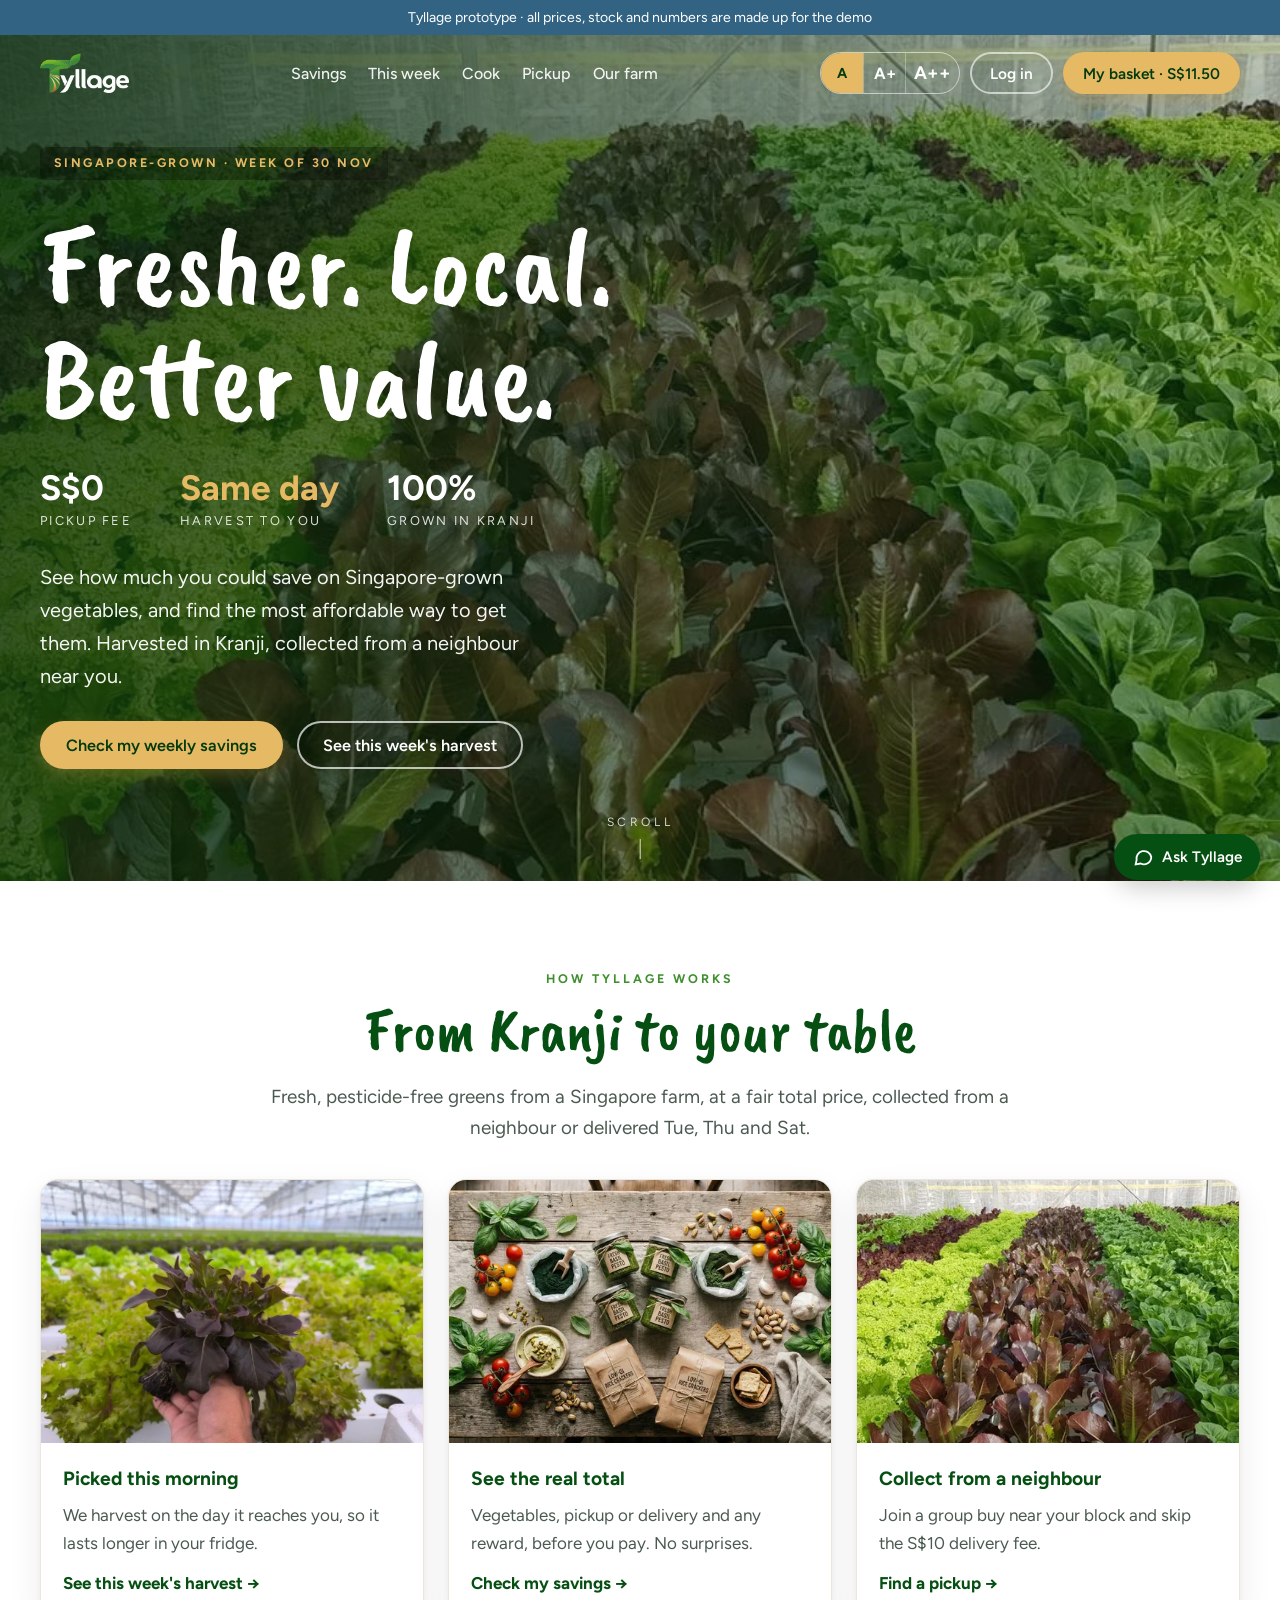
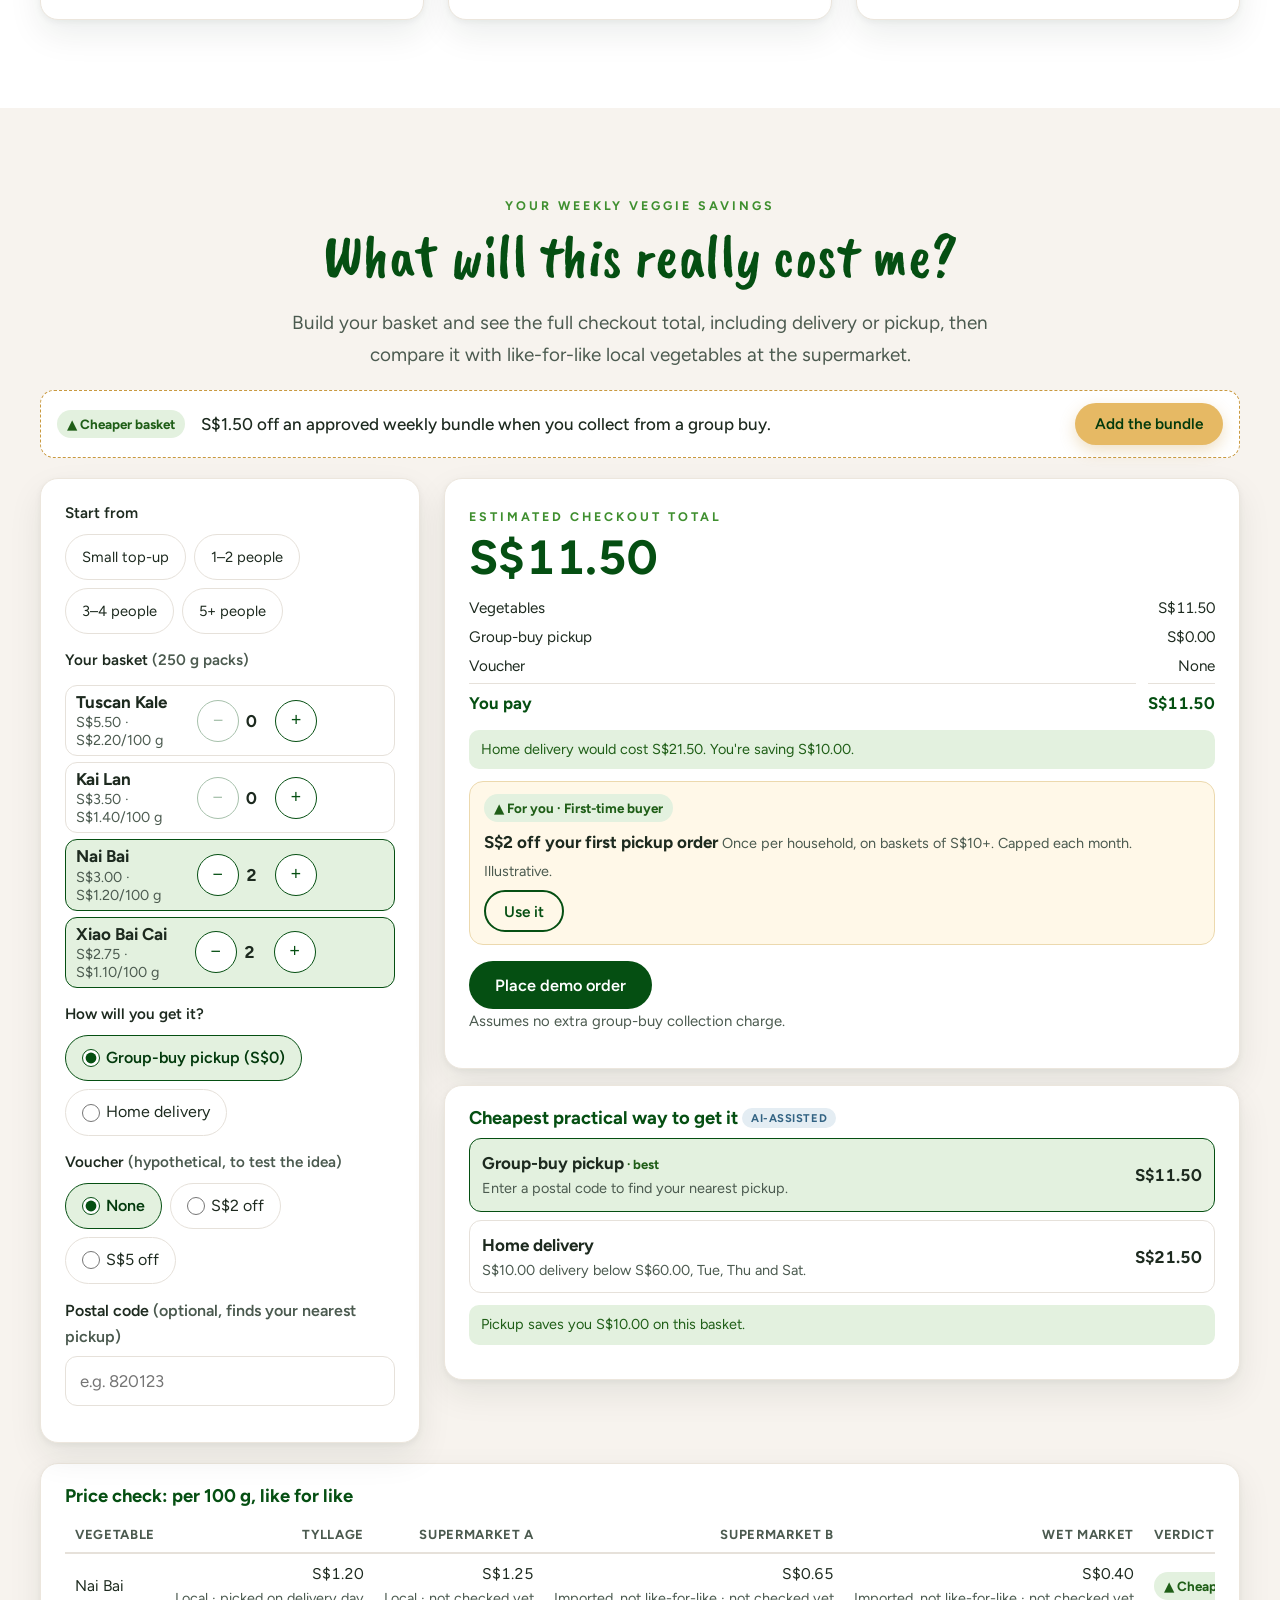
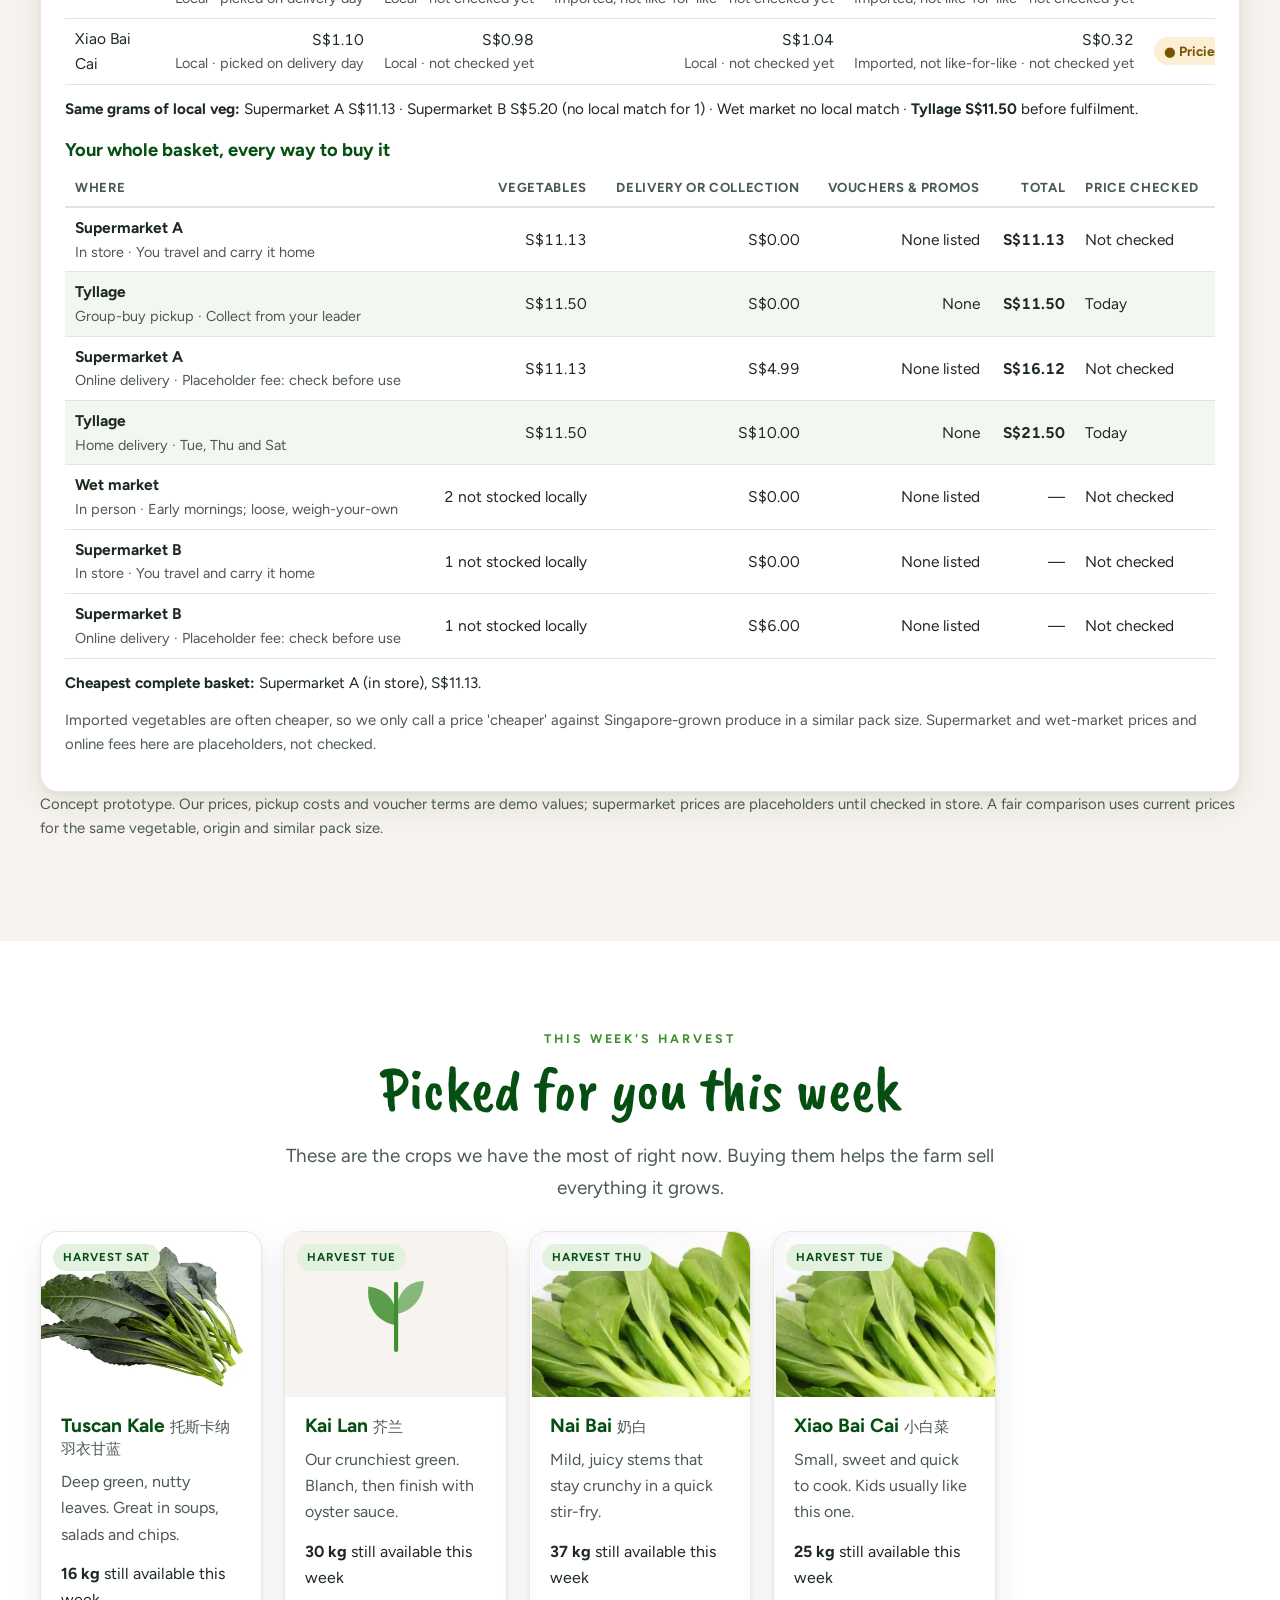
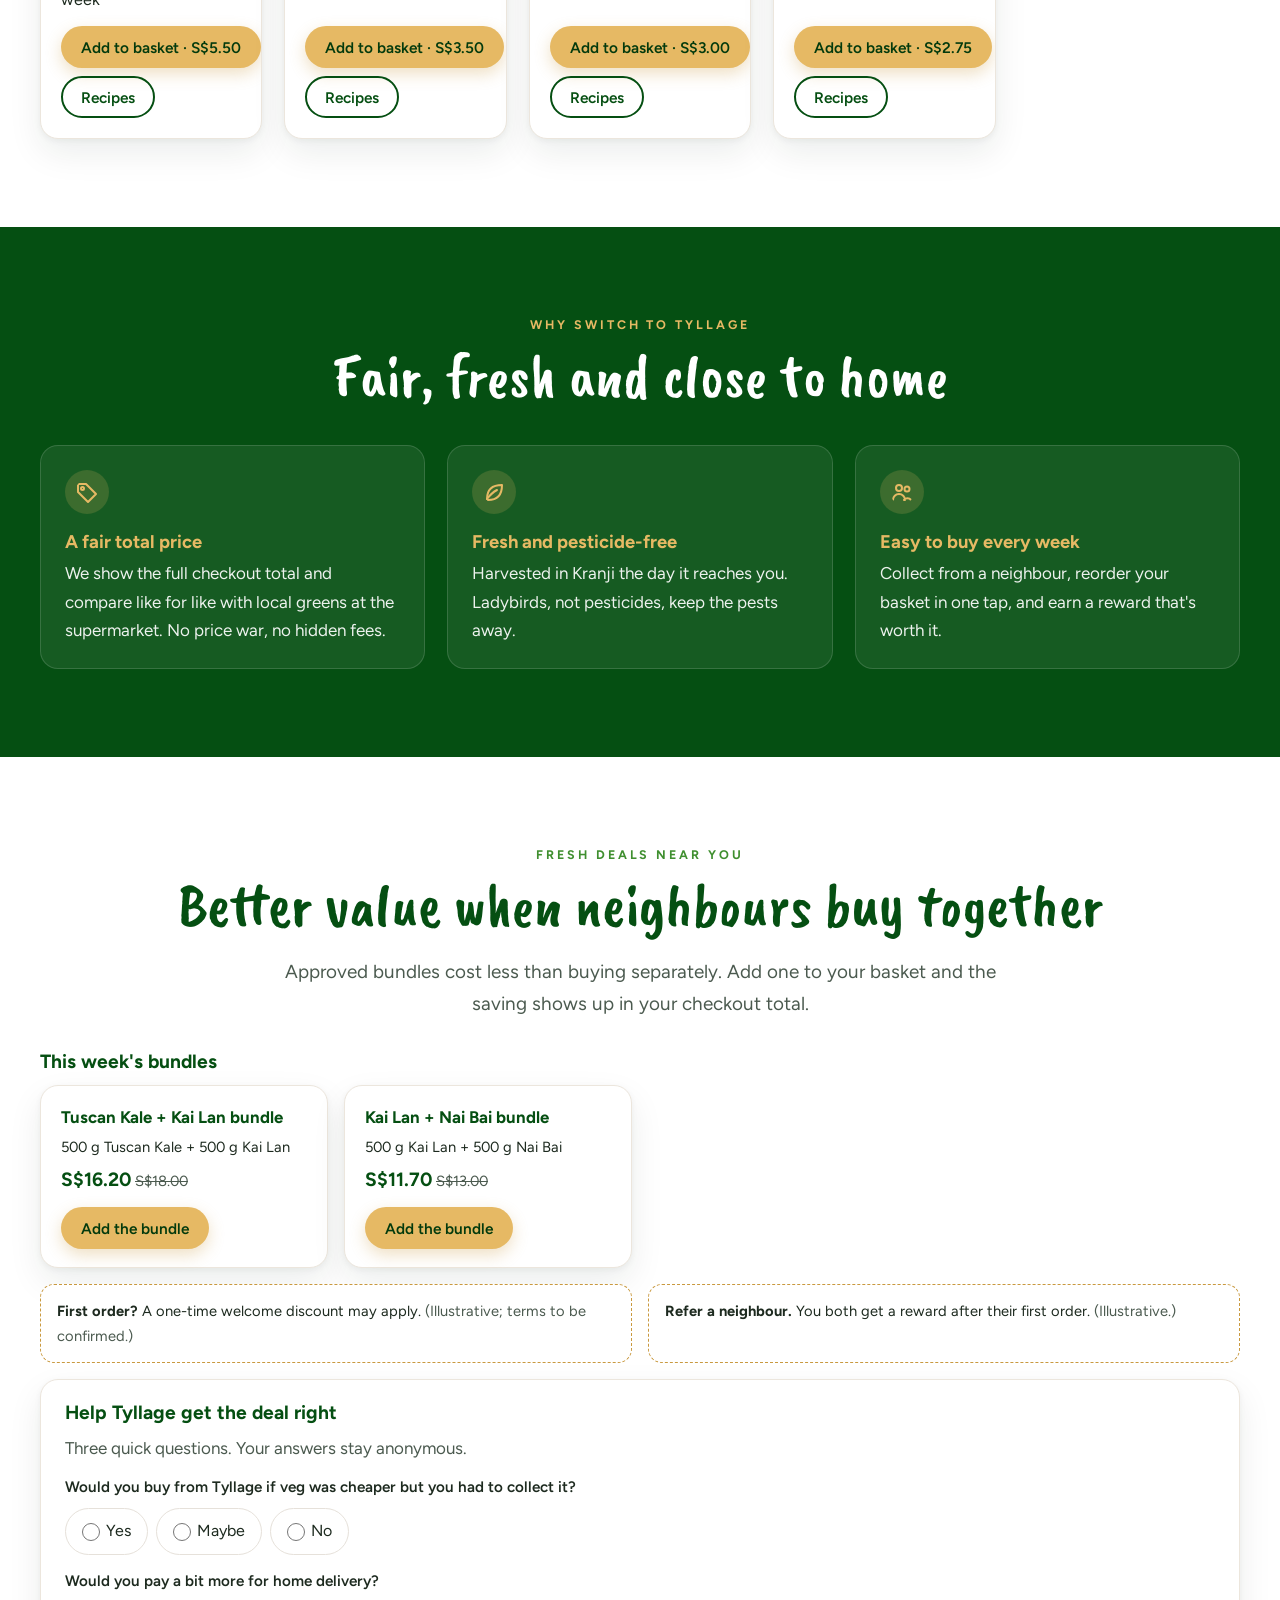
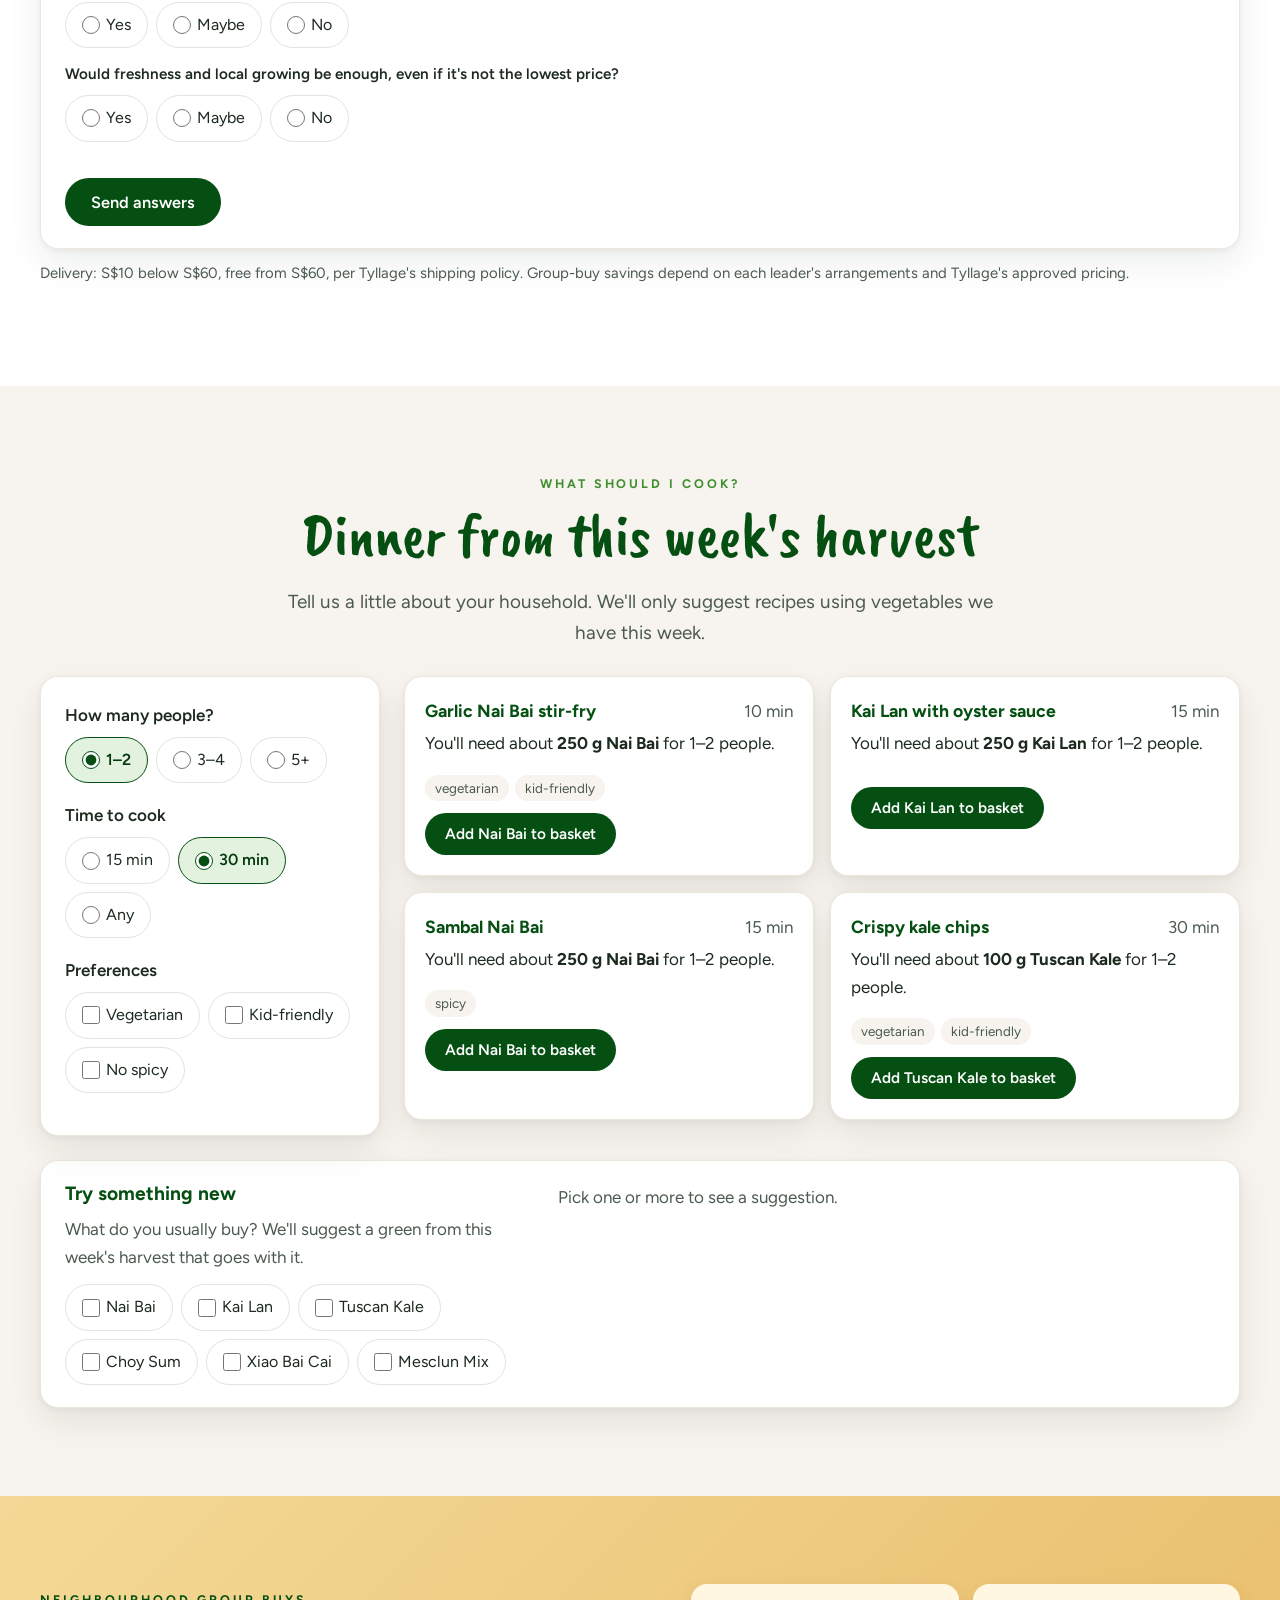
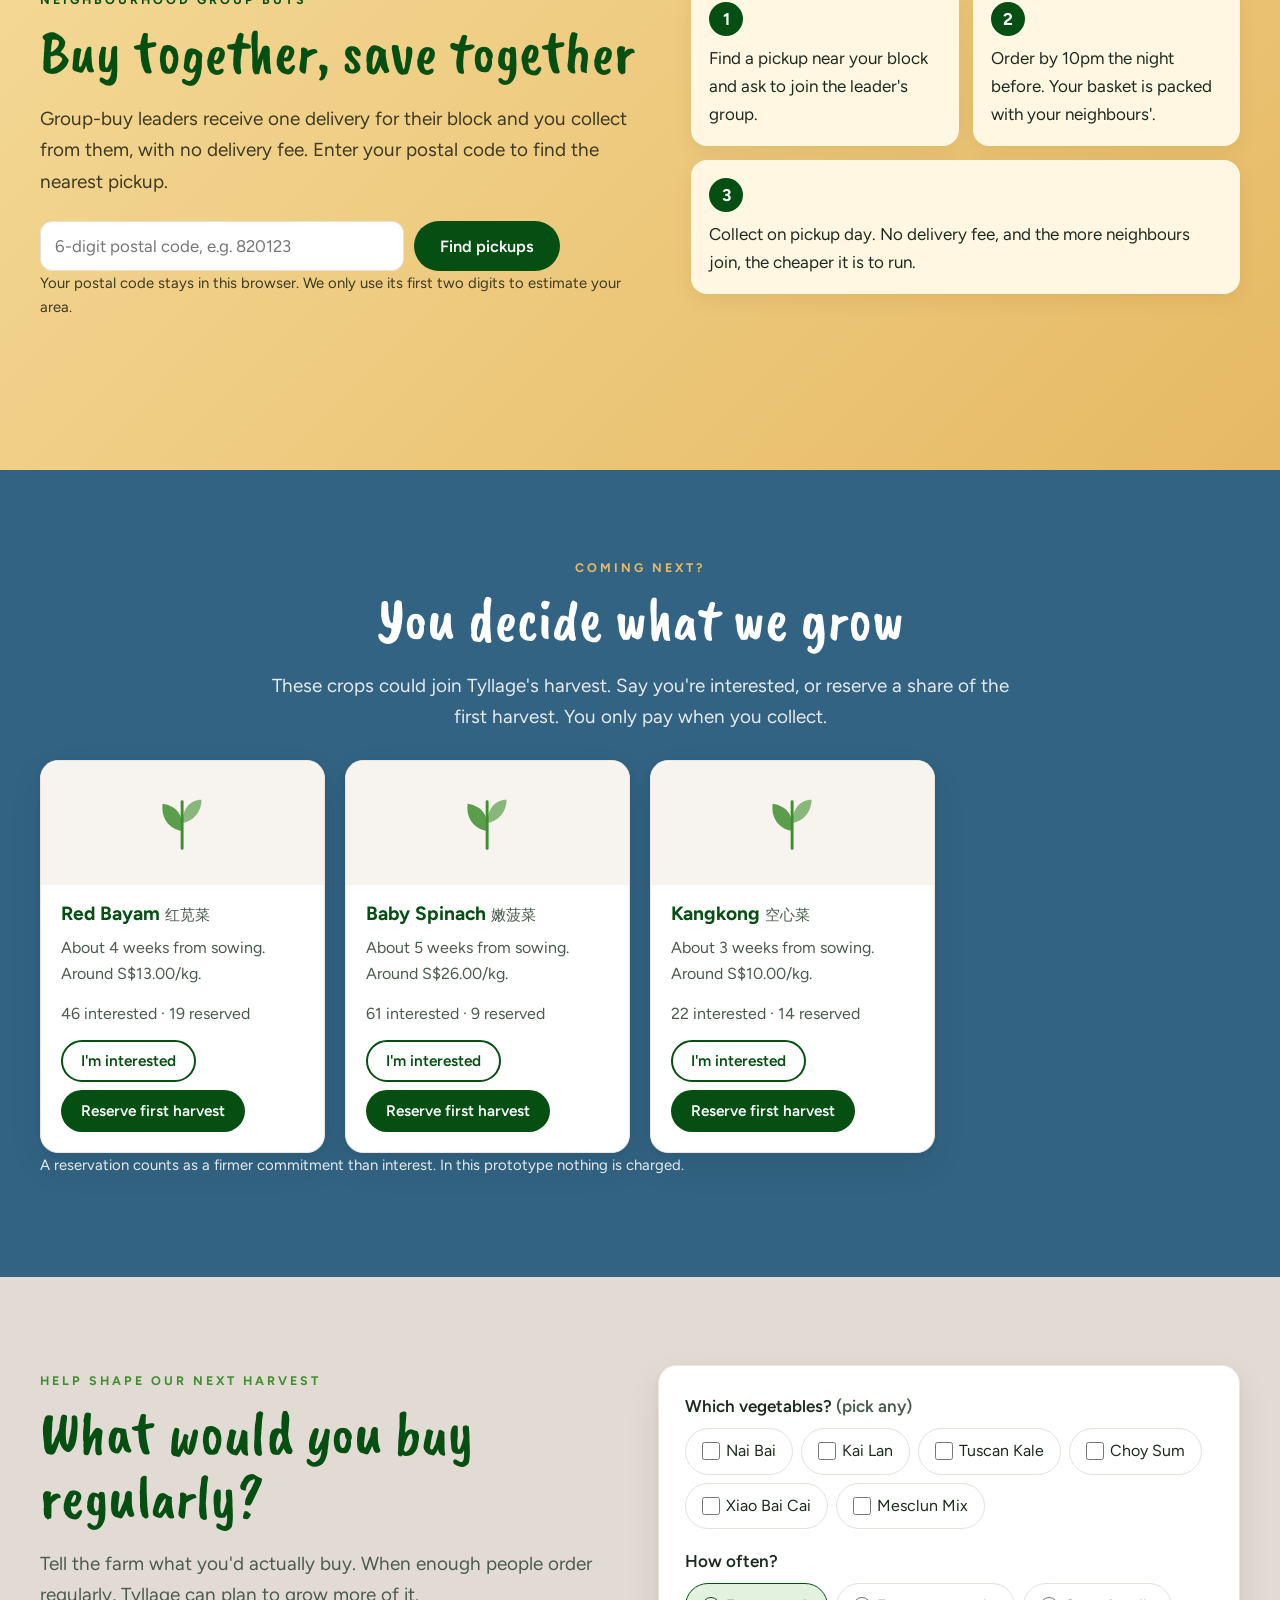
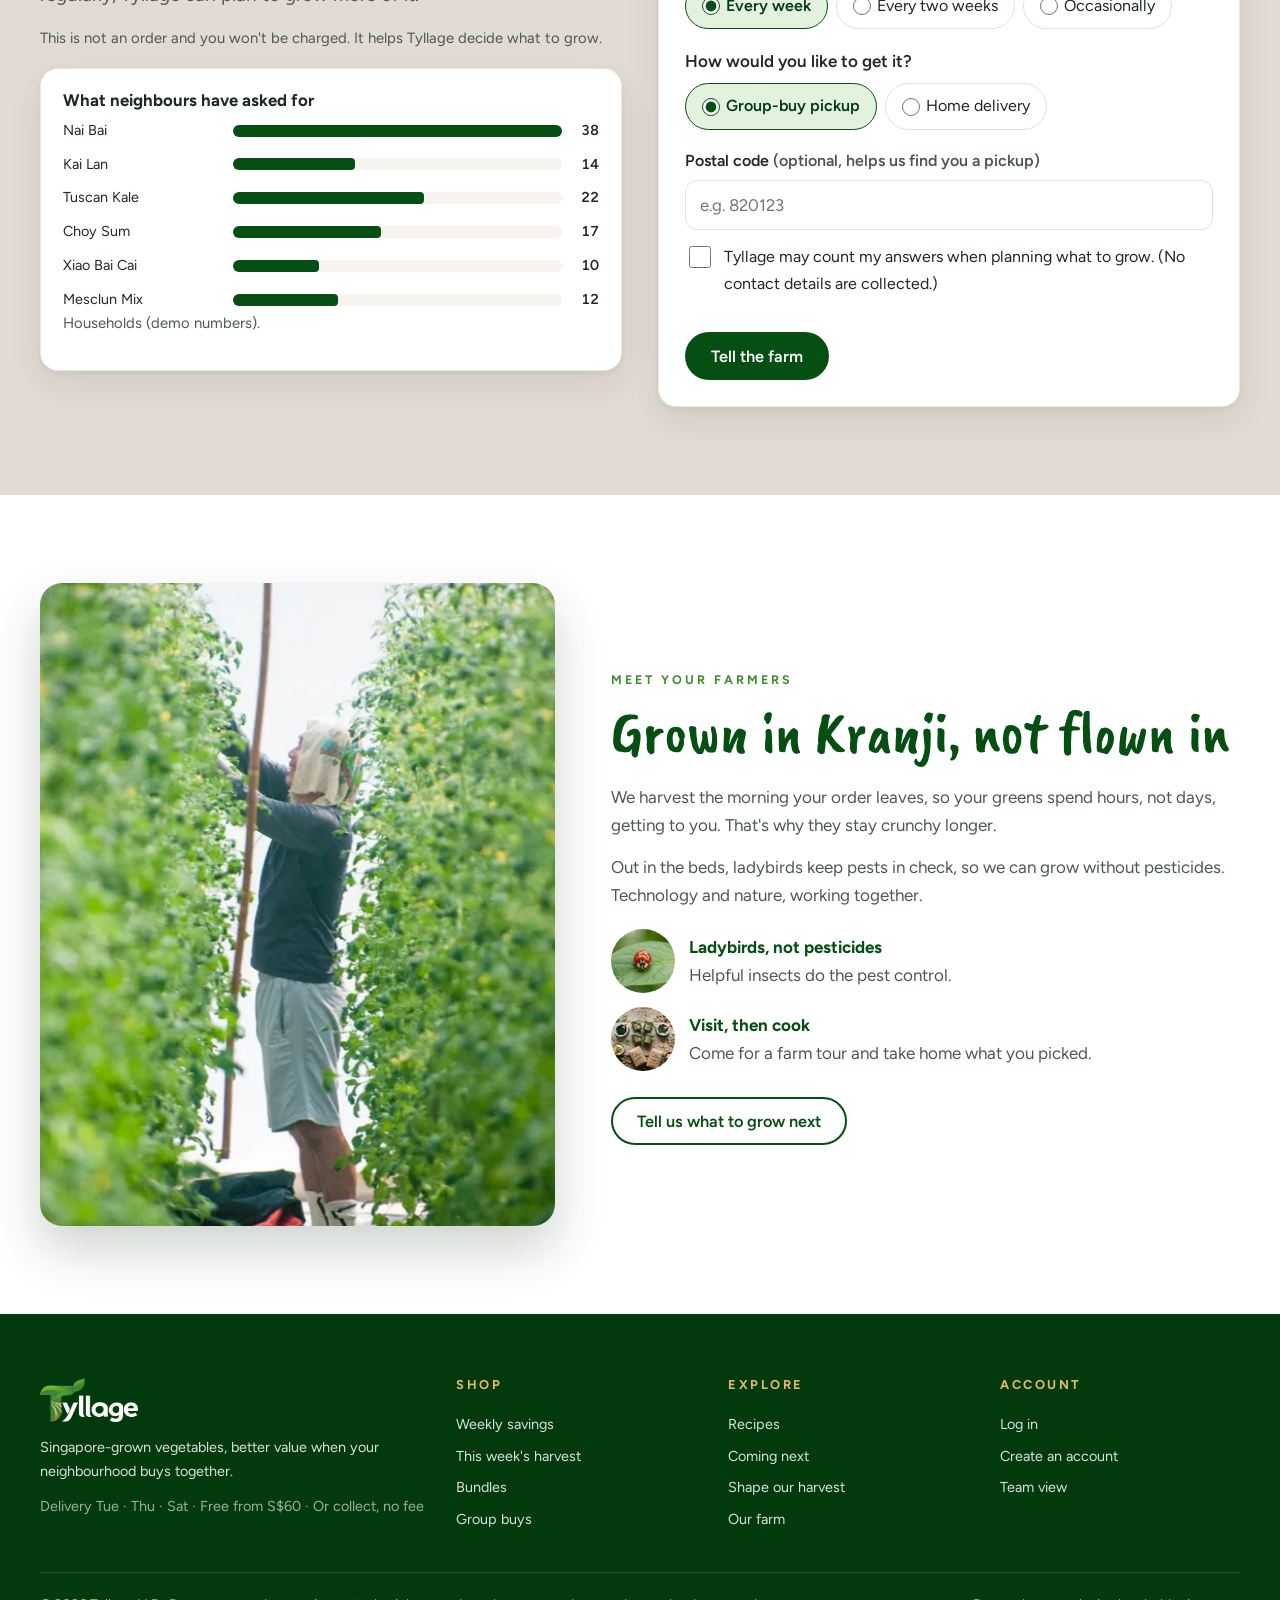
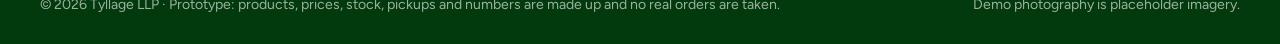
<file: index.html>
<!doctype html>
<html lang="en">
<head>
  <meta charset="utf-8">
  <meta name="viewport" content="width=device-width, initial-scale=1">
  <title>Tyllage — Fresh Singapore-Grown Vegetables, Better Value | Prototype</title>
  <meta name="description" content="Prototype: see what Tyllage is harvesting this week in Kranji, Singapore, find recipes, find a neighbourhood group-buy pickup and tell the farm what you'd buy.">
  <link rel="preconnect" href="https://fonts.googleapis.com">
  <link rel="preconnect" href="https://fonts.gstatic.com" crossorigin>
  <link href="https://fonts.googleapis.com/css2?family=Caveat+Brush&family=Figtree:wght@300;400;500;600;700&display=swap" rel="stylesheet">
  <link rel="stylesheet" href="css/style.css">
  <script src="js/account.js"></script>
  <link rel="icon" type="image/png" href="assets/img/favicon.png">
  <meta name="theme-color" content="#054f12">
</head>
<body class="site" id="top">
  <a class="skip-link" href="#main">Skip to content</a>
  <div class="proto-bar" role="note">Tyllage prototype · all prices, stock and numbers are made up for the demo</div>

  <header class="site-header">
    <nav class="container nav" aria-label="Main">
      <a class="logo" href="index.html"><img src="assets/tyllage-logo-white.png" alt="Tyllage home" width="90" height="40"></a>
      <ul class="nav-links" id="nav-links">
        <li><a href="#savings">Savings</a></li>
        <li><a href="#harvest">This week</a></li>
        <li><a href="#cook">Cook</a></li>
        <li><a href="#collect">Pickup</a></li>
        <li class="nav-more"><a href="#deals">Bundles</a></li>
        <li class="nav-more"><a href="#next">Coming next</a></li>
        <li class="nav-more"><a href="#shape">Shape our harvest</a></li>
        <li><a href="#farmers">Our farm</a></li>
        <li class="nav-more"><a href="growth.html">Team view</a></li>
      </ul>
      <div class="nav-actions">
        <div data-mount="text-size"></div>
        <div class="nav-account" data-mount="account" data-tone="light"></div>
        <a class="btn btn-sm btn-gold nav-basket" href="#savings">Check my savings</a>
        <button class="menu-toggle" type="button" aria-controls="nav-links" aria-expanded="false" aria-label="Open menu">
          <svg viewBox="0 0 24 24" fill="none" stroke="currentColor" stroke-width="2" aria-hidden="true"><path d="M3 6h18M3 12h18M3 18h18"/></svg>
        </button>
      </div>
    </nav>
  </header>

  <main id="main">
    <section class="hero">
      <img class="hero-bg" src="assets/img/hero-farm.webp" srcset="assets/img/hero-farm-640.webp 640w, assets/img/hero-farm.webp 1200w" sizes="100vw" alt="" fetchpriority="high">
      <div class="container">
        <span class="eyebrow badge">Singapore-grown · <span id="hero-week"></span></span>
        <h1 class="script">Fresher. Local.<br>Better value.</h1>
        <dl class="hero-stats">
          <div><dt>S$0</dt><dd>Pickup fee</dd></div>
          <div><dt>Same day</dt><dd>Harvest to you</dd></div>
          <div><dt>100%</dt><dd>Grown in Kranji</dd></div>
        </dl>
        <p class="hero-lead">See how much you could save on Singapore-grown vegetables, and find the most affordable way to get them. Harvested in Kranji, collected from a neighbour near you.</p>
        <div class="hero-ctas">
          <a class="btn btn-gold" href="#savings">Check my weekly savings</a>
          <a class="btn btn-ghost" href="#harvest">See this week's harvest</a>
        </div>
      </div>
      <a class="scroll-hint" href="#how" aria-label="Scroll to how it works">Scroll</a>
    </section>

    <section id="how">
      <div class="container">
        <span class="eyebrow dark">How Tyllage works</span>
        <h2 class="script section-title">From Kranji to your table</h2>
        <p class="lead">Fresh, pesticide-free greens from a Singapore farm, at a fair total price, collected from a neighbour or delivered Tue, Thu and Sat.</p>
        <div class="how-grid">
          <a class="how-card card" href="#harvest">
            <img src="assets/img/fresh-produce.webp" alt="Fresh leafy greens" width="640" height="427" loading="lazy">
            <span class="how-body"><strong>Picked this morning</strong><span>We harvest on the day it reaches you, so it lasts longer in your fridge.</span><em>See this week's harvest →</em></span>
          </a>
          <a class="how-card card" href="#savings">
            <img src="assets/img/farm-flatlay-640.webp" alt="Vegetables laid out on a table" width="640" height="427" loading="lazy">
            <span class="how-body"><strong>See the real total</strong><span>Vegetables, pickup or delivery and any reward, before you pay. No surprises.</span><em>Check my savings →</em></span>
          </a>
          <a class="how-card card" href="#collect">
            <img src="assets/img/hero-farm-640.webp" alt="Rows of greens growing on the farm" width="640" height="427" loading="lazy">
            <span class="how-body"><strong>Collect from a neighbour</strong><span>Join a group buy near your block and skip the S$10 delivery fee.</span><em>Find a pickup →</em></span>
          </a>
        </div>
      </div>
    </section>


    <section id="savings" class="tint">
      <div class="container">
        <span class="eyebrow dark">Your weekly veggie savings</span>
        <h2 class="script section-title">What will this really cost me?</h2>
        <p class="lead">Build your basket and see the full checkout total, including delivery or pickup, then compare it with like-for-like local vegetables at the supermarket.</p>
        <div class="offer-banner" id="offer-banner" aria-live="polite"></div>
        <div class="savings-layout">
          <form class="card savings-form" id="savings-form" novalidate>
            <fieldset>
              <legend>Start from</legend>
              <div class="chips" id="quick-fill"></div>
            </fieldset>
            <fieldset>
              <legend>Your basket <span class="muted">(250 g packs)</span></legend>
              <ul class="qty-list" id="qty-list"></ul>
            </fieldset>
            <fieldset>
              <legend>How will you get it?</legend>
              <div class="chips">
                <label class="chip"><input type="radio" name="mode" value="pickup" checked> Group-buy pickup (S$0)</label>
                <label class="chip"><input type="radio" name="mode" value="home"> Home delivery</label>
              </div>
            </fieldset>
            <fieldset>
              <legend>Voucher <span class="muted">(hypothetical, to test the idea)</span></legend>
              <div class="chips">
                <label class="chip"><input type="radio" name="voucher" value="0" checked> None</label>
                <label class="chip"><input type="radio" name="voucher" value="200"> S$2 off</label>
                <label class="chip"><input type="radio" name="voucher" value="500"> S$5 off</label>
              </div>
            </fieldset>
            <label class="field">
              <span>Postal code <span class="muted">(optional, finds your nearest pickup)</span></span>
              <input name="postal" inputmode="numeric" maxlength="6" placeholder="e.g. 820123" autocomplete="postal-code">
            </label>
          </form>
          <div class="savings-out">
            <div class="card checkout" id="checkout" aria-live="polite"></div>
            <div class="card" id="fulfil" aria-live="polite"></div>
          </div>
        </div>
        <div class="card compare" id="compare"></div>
        <div class="card after-order" id="after-order" hidden aria-live="polite"></div>
        <p class="form-note">Concept prototype. Our prices, pickup costs and voucher terms are demo values; supermarket prices are placeholders until checked in store. A fair comparison uses current prices for the same vegetable, origin and similar pack size.</p>
      </div>
    </section>

    <section id="harvest">
      <div class="container">
        <span class="eyebrow dark">This week's harvest</span>
        <h2 class="script section-title">Picked for you this week</h2>
        <p class="lead">These are the crops we have the most of right now. Buying them helps the farm sell everything it grows.</p>
        <div class="crop-grid" id="crop-grid"></div>
      </div>
    </section>

    <section id="promise" class="band-forest">
      <div class="container">
        <span class="eyebrow">Why switch to Tyllage</span>
        <h2 class="script section-title">Fair, fresh and close to home</h2>
        <div class="promise-grid">
          <div class="promise"><svg viewBox="0 0 24 24" fill="none" stroke="currentColor" stroke-width="2" stroke-linecap="round" stroke-linejoin="round" aria-hidden="true"><path d="M3 12V4h8l10 10-8 8L3 12z"/><circle cx="7.5" cy="8.5" r="1.5"/></svg><h3>A fair total price</h3><p>We show the full checkout total and compare like for like with local greens at the supermarket. No price war, no hidden fees.</p></div>
          <div class="promise"><svg viewBox="0 0 24 24" fill="none" stroke="currentColor" stroke-width="2" stroke-linecap="round" stroke-linejoin="round" aria-hidden="true"><path d="M5 19c0-9 5-14 15-14 0 10-5 15-14 15"/><path d="M5 19c3-4 6-7 10-9"/></svg><h3>Fresh and pesticide-free</h3><p>Harvested in Kranji the day it reaches you. Ladybirds, not pesticides, keep the pests away.</p></div>
          <div class="promise"><svg viewBox="0 0 24 24" fill="none" stroke="currentColor" stroke-width="2" stroke-linecap="round" stroke-linejoin="round" aria-hidden="true"><circle cx="9" cy="8" r="3"/><circle cx="17" cy="9" r="2.5"/><path d="M3 20a6 6 0 0 1 12 0M14 20a4.5 4.5 0 0 1 7 0"/></svg><h3>Easy to buy every week</h3><p>Collect from a neighbour, reorder your basket in one tap, and earn a reward that's worth it.</p></div>
        </div>
      </div>
    </section>

    <section id="deals">
      <div class="container">
        <span class="eyebrow dark">Fresh deals near you</span>
        <h2 class="script section-title">Better value when neighbours buy together</h2>
        <p class="lead">Approved bundles cost less than buying separately. Add one to your basket and the saving shows up in your checkout total.</p>
        <h3 class="sub-title">This week's bundles</h3>
        <div class="bundle-grid" id="bundle-grid"></div>
        <div class="offer-row">
          <div class="offer"><strong>First order?</strong> A one-time welcome discount may apply. <span class="muted">(Illustrative; terms to be confirmed.)</span></div>
          <div class="offer"><strong>Refer a neighbour.</strong> You both get a reward after their first order. <span class="muted">(Illustrative.)</span></div>
        </div>
        <form class="card survey" id="survey">
          <h3>Help Tyllage get the deal right</h3>
          <p class="muted">Three quick questions. Your answers stay anonymous.</p>
          <fieldset><legend>Would you buy from Tyllage if veg was cheaper but you had to collect it?</legend>
            <div class="chips"><label class="chip"><input type="radio" name="q1" value="yes"> Yes</label><label class="chip"><input type="radio" name="q1" value="maybe"> Maybe</label><label class="chip"><input type="radio" name="q1" value="no"> No</label></div></fieldset>
          <fieldset><legend>Would you pay a bit more for home delivery?</legend>
            <div class="chips"><label class="chip"><input type="radio" name="q2" value="yes"> Yes</label><label class="chip"><input type="radio" name="q2" value="maybe"> Maybe</label><label class="chip"><input type="radio" name="q2" value="no"> No</label></div></fieldset>
          <fieldset><legend>Would freshness and local growing be enough, even if it's not the lowest price?</legend>
            <div class="chips"><label class="chip"><input type="radio" name="q3" value="yes"> Yes</label><label class="chip"><input type="radio" name="q3" value="maybe"> Maybe</label><label class="chip"><input type="radio" name="q3" value="no"> No</label></div></fieldset>
          <p class="form-error" id="survey-error" role="alert"></p>
          <button class="btn btn-forest" type="submit">Send answers</button>
        </form>
        <p class="form-note">Delivery: S$10 below S$60, free from S$60, per Tyllage's shipping policy. Group-buy savings depend on each leader's arrangements and Tyllage's approved pricing.</p>
      </div>
    </section>

    <section id="cook" class="tint">
      <div class="container">
        <span class="eyebrow dark">What should I cook?</span>
        <h2 class="script section-title">Dinner from this week's harvest</h2>
        <p class="lead">Tell us a little about your household. We'll only suggest recipes using vegetables we have this week.</p>
        <div class="cook-layout">
          <form class="card cook-form" id="cook-form">
            <fieldset>
              <legend>How many people?</legend>
              <div class="chips">
                <label class="chip"><input type="radio" name="size" value="2" checked> 1–2</label>
                <label class="chip"><input type="radio" name="size" value="4"> 3–4</label>
                <label class="chip"><input type="radio" name="size" value="6"> 5+</label>
              </div>
            </fieldset>
            <fieldset>
              <legend>Time to cook</legend>
              <div class="chips">
                <label class="chip"><input type="radio" name="mins" value="15"> 15 min</label>
                <label class="chip"><input type="radio" name="mins" value="30" checked> 30 min</label>
                <label class="chip"><input type="radio" name="mins" value="60"> Any</label>
              </div>
            </fieldset>
            <fieldset>
              <legend>Preferences</legend>
              <div class="chips">
                <label class="chip"><input type="checkbox" name="pref" value="vegetarian"> Vegetarian</label>
                <label class="chip"><input type="checkbox" name="pref" value="kid-friendly"> Kid-friendly</label>
                <label class="chip"><input type="checkbox" name="pref" value="no-spicy"> No spicy</label>
              </div>
            </fieldset>
          </form>
          <div class="recipe-list" id="recipe-list" aria-live="polite"></div>
        </div>
        <div class="card foryou" id="foryou">
          <div class="foryou-head">
            <h3>Try something new</h3>
            <p class="muted">What do you usually buy? We'll suggest a green from this week's harvest that goes with it.</p>
            <div class="chips" id="usual-crops"></div>
          </div>
          <div class="foryou-out" id="foryou-out" aria-live="polite"></div>
        </div>
      </div>
    </section>

    <section id="collect" class="band-gold">
      <div class="container collect-layout">
        <div class="collect-intro">
        <span class="eyebrow dark">Neighbourhood group buys</span>
        <h2 class="script section-title">Buy together, save together</h2>
        <p class="lead">Group-buy leaders receive one delivery for their block and you collect from them, with no delivery fee. Enter your postal code to find the nearest pickup.</p>
        <form class="postal-form" id="postal-form" novalidate>
          <label for="postal" class="sr-only">Postal code</label>
          <input id="postal" name="postal" inputmode="numeric" autocomplete="postal-code" maxlength="6" placeholder="6-digit postal code, e.g. 820123" required>
          <button class="btn btn-forest" type="submit">Find pickups</button>
        </form>
        <p class="form-note">Your postal code stays in this browser. We only use its first two digits to estimate your area.</p>
        <p class="form-error" id="postal-error" role="alert"></p>
        </div>
        <ol class="steps">
          <li><b>1</b><span>Find a pickup near your block and ask to join the leader's group.</span></li>
          <li><b>2</b><span>Order by 10pm the night before. Your basket is packed with your neighbours'.</span></li>
          <li><b>3</b><span>Collect on pickup day. No delivery fee, and the more neighbours join, the cheaper it is to run.</span></li>
        </ol>
        <div class="point-list" id="point-list" aria-live="polite"></div>
      </div>
    </section>

    <section id="next" class="band-berry">
      <div class="container">
        <span class="eyebrow dark">Coming next?</span>
        <h2 class="script section-title">You decide what we grow</h2>
        <p class="lead">These crops could join Tyllage's harvest. Say you're interested, or reserve a share of the first harvest. You only pay when you collect.</p>
        <div class="newcrop-grid" id="newcrop-grid"></div>
        <p class="form-note">A reservation counts as a firmer commitment than interest. In this prototype nothing is charged.</p>
      </div>
    </section>

    <section id="shape" class="band-stony">
      <div class="container shape-layout">
        <div>
          <span class="eyebrow dark">Help shape our next harvest</span>
          <h2 class="script section-title">What would you buy regularly?</h2>
          <p class="lead">Tell the farm what you'd actually buy. When enough people order regularly, Tyllage can plan to grow more of it.</p>
          <p class="form-note">This is not an order and you won't be charged. It helps Tyllage decide what to grow.</p>
          <div class="interest-summary card" id="interest-summary"></div>
        </div>
        <form class="card interest-form" id="interest-form" novalidate>
          <fieldset>
            <legend>Which vegetables? <span class="muted">(pick any)</span></legend>
            <div class="chips" id="interest-crops"></div>
          </fieldset>
          <fieldset>
            <legend>How often?</legend>
            <div class="chips">
              <label class="chip"><input type="radio" name="freq" value="weekly" checked> Every week</label>
              <label class="chip"><input type="radio" name="freq" value="fortnightly"> Every two weeks</label>
              <label class="chip"><input type="radio" name="freq" value="occasionally"> Occasionally</label>
            </div>
          </fieldset>
          <fieldset>
            <legend>How would you like to get it?</legend>
            <div class="chips">
              <label class="chip"><input type="radio" name="via" value="group-buy" checked> Group-buy pickup</label>
              <label class="chip"><input type="radio" name="via" value="delivery"> Home delivery</label>
            </div>
          </fieldset>
          <label class="field">
            <span>Postal code <span class="muted">(optional, helps us find you a pickup)</span></span>
            <input name="postal" inputmode="numeric" maxlength="6" placeholder="e.g. 820123">
          </label>
          <label class="check">
            <input type="checkbox" name="consent" required>
            <span>Tyllage may count my answers when planning what to grow. (No contact details are collected.)</span>
          </label>
          <p class="form-error" id="interest-error" role="alert"></p>
          <button class="btn btn-forest" type="submit">Tell the farm</button>
        </form>
      </div>
    </section>

    <section id="farmers">
      <div class="container story-split">
        <img class="story-photo" src="assets/img/farmer-vertical-500.webp" alt="A Tyllage farmer tending greens" width="500" height="625" loading="lazy">
        <div>
          <span class="eyebrow dark">Meet your farmers</span>
          <h2 class="script section-title">Grown in Kranji, not flown in</h2>
          <p>We harvest the morning your order leaves, so your greens spend hours, not days, getting to you. That's why they stay crunchy longer.</p>
          <p>Out in the beds, ladybirds keep pests in check, so we can grow without pesticides. Technology and nature, working together.</p>
          <ul class="story-points">
            <li><img src="assets/img/ladybug-640.webp" alt="" width="64" height="64" loading="lazy"><span><strong>Ladybirds, not pesticides</strong> Helpful insects do the pest control.</span></li>
            <li><img src="assets/img/farm-flatlay-640.webp" alt="" width="64" height="64" loading="lazy"><span><strong>Visit, then cook</strong> Come for a farm tour and take home what you picked.</span></li>
          </ul>
          <a class="btn btn-outline" href="#shape">Tell us what to grow next</a>
        </div>
      </div>
    </section>
  </main>

  <footer class="site-footer">
    <div class="container footer-grid">
      <div class="footer-brand">
        <img src="assets/tyllage-logo-white.png" alt="Tyllage" width="98" height="44" loading="lazy">
        <p>Singapore-grown vegetables, better value when your neighbourhood buys together.</p>
        <p class="muted-light">Delivery Tue · Thu · Sat · Free from S$60 · Or collect, no fee</p>
      </div>
      <nav aria-label="Shop">
        <h3>Shop</h3>
        <a href="#savings">Weekly savings</a>
        <a href="#harvest">This week's harvest</a>
        <a href="#deals">Bundles</a>
        <a href="#collect">Group buys</a>
      </nav>
      <nav aria-label="Explore">
        <h3>Explore</h3>
        <a href="#cook">Recipes</a>
        <a href="#next">Coming next</a>
        <a href="#shape">Shape our harvest</a>
        <a href="#farmers">Our farm</a>
      </nav>
      <nav aria-label="Account">
        <h3>Account</h3>
        <a href="login.html?next=index.html">Log in</a>
        <a href="login.html">Create an account</a>
        <a href="growth.html">Team view</a>
      </nav>
    </div>
    <div class="container footer-base">
      <p>© 2026 Tyllage LLP · Prototype: products, prices, stock, pickups and numbers are made up and no real orders are taken.</p>
      <p>Demo photography is placeholder imagery.</p>
    </div>
  </footer>
  <a class="to-top" href="#top" aria-label="Back to top">↑</a>

  <nav class="tabbar" aria-label="Quick links">
    <a href="#top" data-tab="top"><svg viewBox="0 0 24 24" fill="none" stroke="currentColor" stroke-width="2" stroke-linecap="round" stroke-linejoin="round" aria-hidden="true"><path d="M3 11l9-7 9 7"/><path d="M5 10v10h14V10"/></svg><span>Home</span></a>
    <a href="#savings" data-tab="savings"><svg viewBox="0 0 24 24" fill="none" stroke="currentColor" stroke-width="2" stroke-linecap="round" stroke-linejoin="round" aria-hidden="true"><path d="M3 9h18l-2 11H5L3 9z"/><path d="M8 9l4-6 4 6"/></svg><span>Basket</span><b class="badge-count" id="tab-count" hidden></b></a>
    <a href="#cook" data-tab="cook"><svg viewBox="0 0 24 24" fill="none" stroke="currentColor" stroke-width="2" stroke-linecap="round" stroke-linejoin="round" aria-hidden="true"><path d="M4 13h16a8 8 0 0 1-16 0z"/><path d="M9 4c0 2 2 2 2 4M14 4c0 2 2 2 2 4"/></svg><span>Cook</span></a>
    <a href="#collect" data-tab="collect"><svg viewBox="0 0 24 24" fill="none" stroke="currentColor" stroke-width="2" stroke-linecap="round" stroke-linejoin="round" aria-hidden="true"><path d="M12 21s-7-6.5-7-12a7 7 0 0 1 14 0c0 5.5-7 12-7 12z"/><circle cx="12" cy="9" r="2.5"/></svg><span>Pickup</span></a>
    <a href="login.html?next=index.html" data-tab="account" id="tab-account"><svg viewBox="0 0 24 24" fill="none" stroke="currentColor" stroke-width="2" stroke-linecap="round" stroke-linejoin="round" aria-hidden="true"><circle cx="12" cy="8" r="4"/><path d="M4 21a8 8 0 0 1 16 0"/></svg><span>Log in</span></a>
  </nav>

  <button class="chat-fab" type="button" id="chat-open" aria-controls="chat" aria-expanded="false">
    <svg viewBox="0 0 24 24" fill="none" stroke="currentColor" stroke-width="2" aria-hidden="true"><path d="M21 12a8 8 0 0 1-11.6 7.1L4 20l1-4.6A8 8 0 1 1 21 12z"/></svg>
    <span>Ask Tyllage</span>
  </button>
  <div class="chat" id="chat" role="dialog" aria-label="Ask Tyllage" hidden>
    <div class="chat-head">
      <div><strong>Ask Tyllage</strong><span>Answers from Tyllage's approved info · prototype</span></div>
      <button type="button" class="chat-close" id="chat-close" aria-label="Close chat">×</button>
    </div>
    <div class="chat-log" id="chat-log" aria-live="polite"></div>
    <div class="chat-suggest" id="chat-suggest"></div>
    <form class="chat-form" id="chat-form">
      <label for="chat-input" class="sr-only">Your question</label>
      <input id="chat-input" autocomplete="off" maxlength="300" placeholder="Ask about this week's harvest, pickups…">
      <button class="btn btn-sm btn-forest" type="submit">Send</button>
    </form>
    <p class="chat-note">Please don't share phone numbers or addresses. Anything like that is removed before it's saved.</p>
  </div>

  <script src="js/data.js"></script>
  <script src="js/intel.js"></script>
  <script src="js/insights.js"></script>
  <script src="js/value.js"></script>
  <script src="js/loop.js"></script>
  <script src="js/scenario.js"></script>
  <script src="js/ui.js"></script>
  <script src="js/site.js"></script>
</body>
</html>
</file>
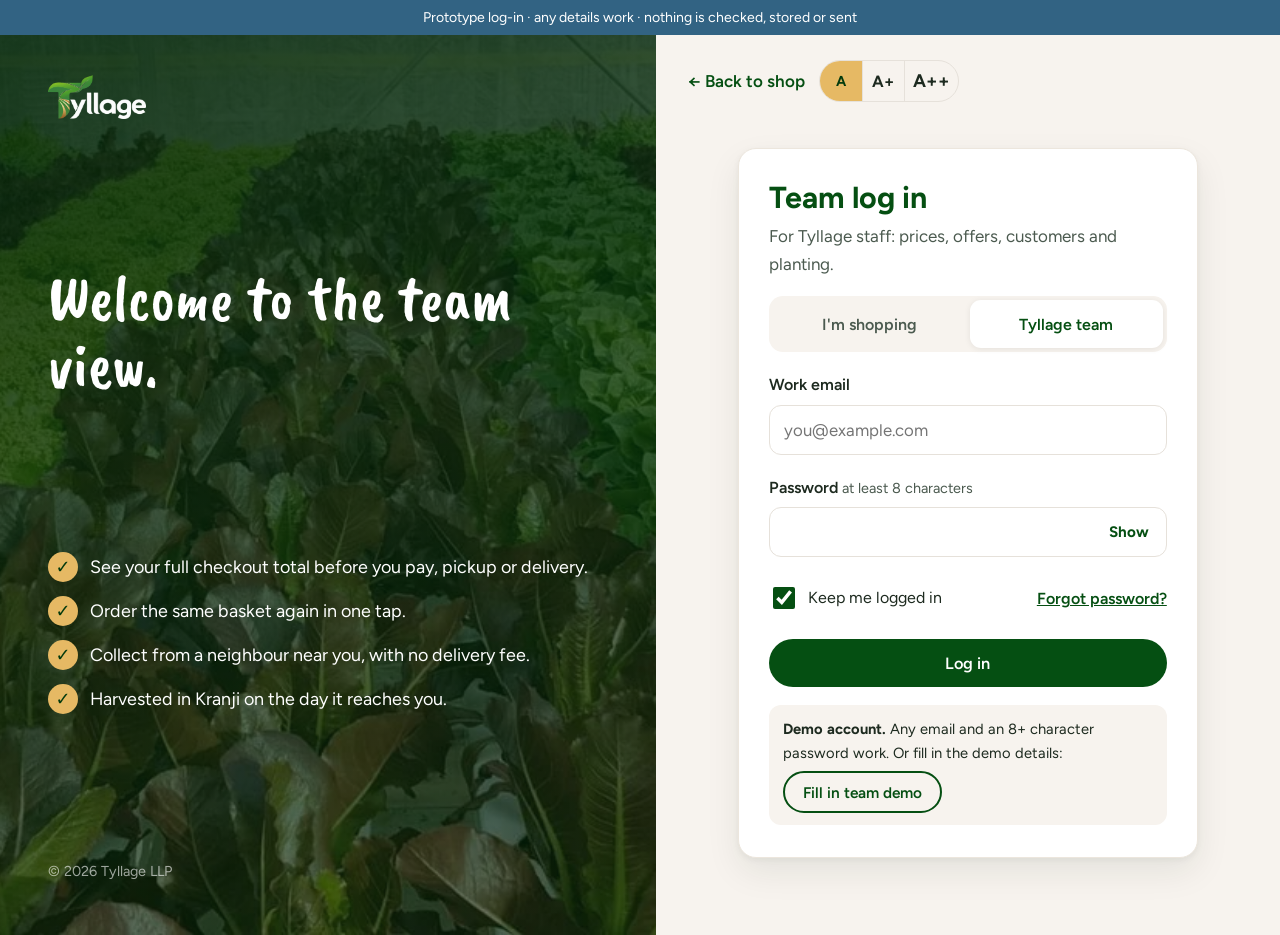
<file: growth.html>
<!doctype html>
<html lang="en" data-require="team">
<head>
  <meta charset="utf-8">
  <meta name="viewport" content="width=device-width, initial-scale=1">
  <title>Growth Intelligence — Tyllage | Prototype</title>
  <meta name="description" content="Prototype: Tyllage Growth Intelligence. Win on value, keep customers, convert them, keep them, validate demand and plan production with confidence.">
  <meta name="robots" content="noindex">
  <link rel="preconnect" href="https://fonts.googleapis.com">
  <link rel="preconnect" href="https://fonts.gstatic.com" crossorigin>
  <link href="https://fonts.googleapis.com/css2?family=Caveat+Brush&family=Figtree:wght@300;400;500;600;700&display=swap" rel="stylesheet">
  <link rel="stylesheet" href="css/style.css">
  <script src="js/account.js"></script>
  <link rel="icon" type="image/png" href="assets/img/favicon.png">
  <meta name="theme-color" content="#054f12">
</head>
<body class="hub">
  <a class="skip-link" href="#view">Skip to content</a>
  <div class="proto-bar" role="note">Prototype · synthetic data · every suggestion is rule-based and needs a person to approve it</div>

  <header class="hub-header">
    <div class="hub-brand">
      <a href="index.html"><img src="assets/tyllage-logo-white.png" alt="Tyllage home" width="72" height="32"></a>
      <div>
        <strong>Growth Intelligence</strong>
        <span>Demand Growth Loop</span>
      </div>
    </div>
    <div class="hub-actions">
      <div data-mount="text-size"></div>
      <a class="btn btn-sm btn-outline-light" href="index.html">Shop page</a>
      <div data-mount="account" data-tone="light"></div>
    </div>
  </header>

  <div class="hub-nav">
    <nav class="hub-tabs" aria-label="Growth Intelligence sections" id="hub-tabs"></nav>
    <nav class="hub-subtabs" aria-label="Pages in this section" id="hub-subtabs"></nav>
  </div>

  <main class="hub-main" id="view" tabindex="-1"></main>

  <footer class="hub-footer">
    <p>Smart Value → Repeat customers → Verified demand → Farm growth. The engine analyses, recommends and drafts; a person approves every price, offer and planting decision.</p>
    <p>© 2026 Tyllage LLP · Prototype · <a href="https://github.com/Tyllage">Tyllage on GitHub</a></p>
  </footer>

  <script src="js/data.js"></script>
  <script src="js/intel.js"></script>
  <script src="js/insights.js"></script>
  <script src="js/value.js"></script>
  <script src="js/loop.js"></script>
  <script src="js/scenario.js"></script>
  <script src="js/ui.js"></script>
  <script src="js/growth.js"></script>
</body>
</html>
</file>
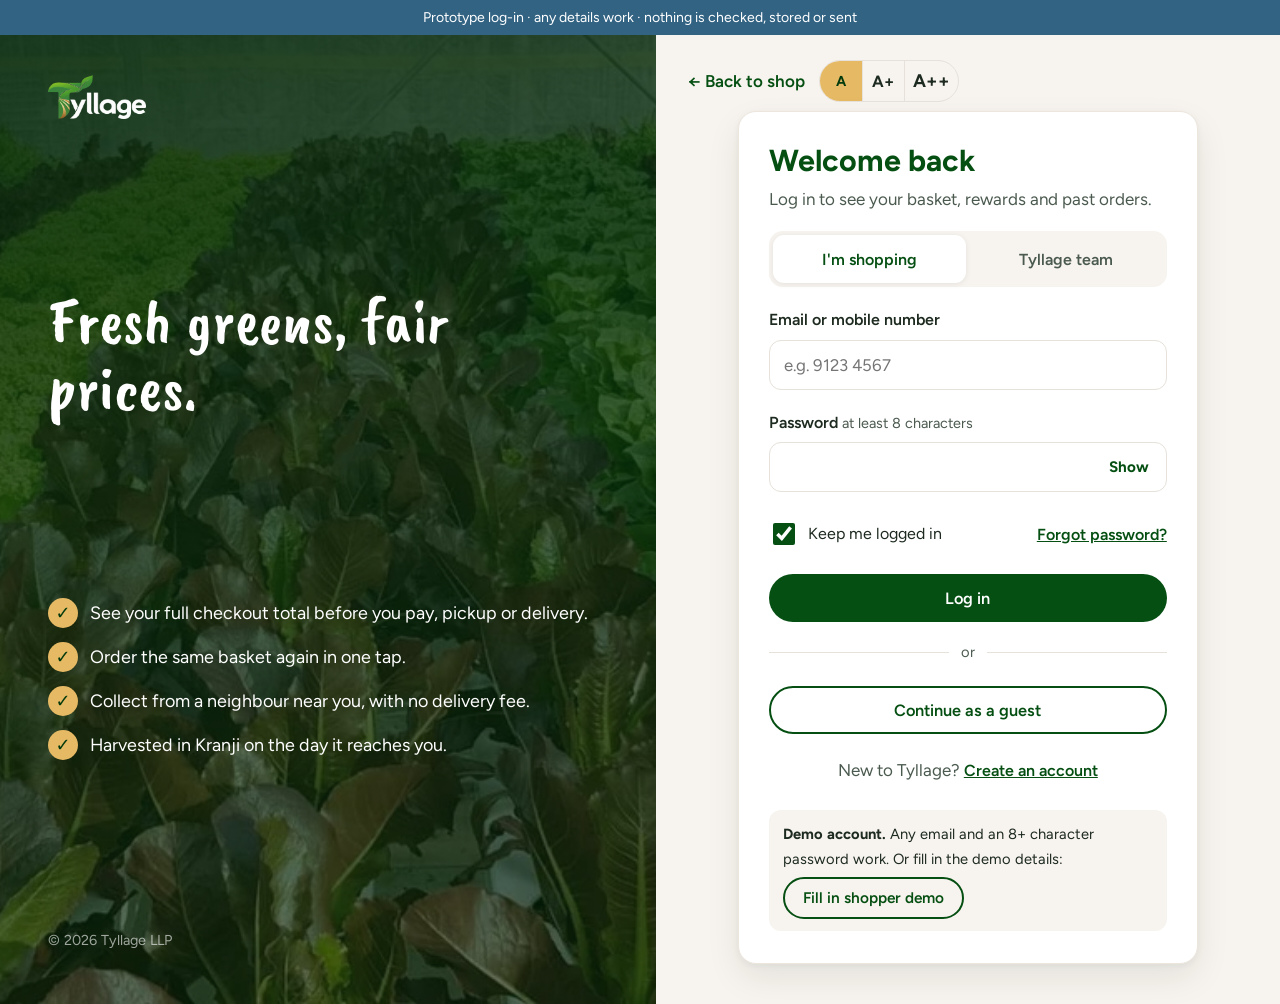
<file: login.html>
<!doctype html>
<html lang="en">
<head>
  <meta charset="utf-8">
  <meta name="viewport" content="width=device-width, initial-scale=1">
  <title>Log in — Tyllage | Prototype</title>
  <meta name="description" content="Prototype: mock log-in for Tyllage shoppers and team members. Nothing is checked or sent anywhere.">
  <meta name="robots" content="noindex">
  <link rel="preconnect" href="https://fonts.googleapis.com">
  <link rel="preconnect" href="https://fonts.gstatic.com" crossorigin>
  <link href="https://fonts.googleapis.com/css2?family=Caveat+Brush&family=Figtree:wght@300;400;500;600;700&display=swap" rel="stylesheet">
  <link rel="stylesheet" href="css/style.css">
  <script src="js/account.js"></script>
  <link rel="icon" type="image/png" href="assets/img/favicon.png">
  <meta name="theme-color" content="#054f12">
</head>
<body>
  <a class="skip-link" href="#login">Skip to log in</a>
  <div class="proto-bar" role="note">Prototype log-in · any details work · nothing is checked, stored or sent</div>

  <div class="login-page">
    <aside class="login-art">
      <img class="bg" src="assets/img/hero-farm.webp" alt="">
      <a class="login-logo-white" href="index.html"><img src="assets/tyllage-logo-white.png" alt="Tyllage home" width="98" height="44"></a>
      <h1 id="art-title">Fresh greens, fair prices.</h1>
      <ul class="login-perks">
        <li>See your full checkout total before you pay, pickup or delivery.</li>
        <li>Order the same basket again in one tap.</li>
        <li>Collect from a neighbour near you, with no delivery fee.</li>
        <li>Harvested in Kranji on the day it reaches you.</li>
      </ul>
      <p class="art-foot muted-light small">© 2026 Tyllage LLP</p>
    </aside>

    <main class="login-main on-light" id="login" tabindex="-1">
      <div class="login-top">
        <div class="login-top-right">
          <a class="back" href="index.html">← Back to shop</a>
          <div data-mount="text-size"></div>
        </div>
      </div>
      <div class="card login-card" id="login-card" aria-live="polite"></div>
    </main>
  </div>

  <script src="js/ui.js"></script>
  <script src="js/login.js"></script>
</body>
</html>
</file>
<file: css/style.css>
/* Tyllage Growth Intelligence — consumer page + farm hub.
   Palette matched to the Tyllage logo: forest, gold, berry, stony. */
:root {
  --forest: #054f12;
  --forest-dark: #033a0d;
  --leaf: #3f8f2f;
  --gold: #e6b964;
  --gold-dark: #c9993f;
  --berry: #326383;
  --stony: #e2dbd3;
  --cream: #f7f3ee;
  --ink: #1d2a1f;
  --muted: #5d6b60;
  --line: #e6e1da;
  --white: #ffffff;
  --danger: #b3361f;
  --good-bg: #e3f1df; --good-ink: #1f5e17;
  --warn-bg: #fbefd6; --warn-ink: #7a5300;
  --bad-bg: #f8e1dc;  --bad-ink: #8f2a17;
  --neutral-bg: #ece9e4; --neutral-ink: #4a514b;
  --radius: 18px;
  --shadow: 0 10px 30px rgba(5, 79, 18, 0.12);
  --font-script: "Caveat Brush", "Brush Script MT", cursive;
  --font-body: "Figtree", system-ui, -apple-system, "Segoe UI", sans-serif;
  --max: 1200px;
}

* { box-sizing: border-box; }
html { scroll-behavior: smooth; scroll-padding-top: 90px; }
body { margin: 0; font-family: var(--font-body); font-size: 17px; line-height: 1.6; color: var(--ink); background: var(--white); }
img { max-width: 100%; height: auto; display: block; }
a { color: inherit; }
h1, h2, h3 { line-height: 1.15; margin: 0 0 .5em; }
p { margin: 0 0 .8em; }
.script { font-family: var(--font-script); font-weight: 400; }
.container { width: min(var(--max), 100% - 32px); margin-inline: auto; }
.muted { color: var(--muted); }
.small { font-size: .85rem; }
.sr-only { position: absolute; width: 1px; height: 1px; overflow: hidden; clip: rect(0 0 0 0); white-space: nowrap; }
.skip-link { position: absolute; left: -999px; top: 8px; background: var(--gold); padding: 8px 14px; z-index: 100; border-radius: 8px; }
.skip-link:focus { left: 8px; }
:focus-visible { outline: 3px solid var(--gold); outline-offset: 2px; }

.eyebrow { display: inline-block; font-size: .78rem; letter-spacing: .22em; text-transform: uppercase; font-weight: 700; color: var(--gold); }
.eyebrow.dark { color: var(--leaf); }
.lead { font-size: 1.1rem; color: var(--muted); max-width: 62ch; }
.proto-bar { background: var(--berry); color: var(--white); text-align: center; font-size: .8rem; padding: 6px 16px; position: relative; z-index: 60; }

/* Buttons */
.btn { display: inline-flex; align-items: center; justify-content: center; gap: 8px; padding: 11px 24px; border-radius: 999px; font: 600 1rem var(--font-body); text-decoration: none; border: 2px solid transparent; cursor: pointer; transition: transform .15s ease, background .2s ease, color .2s ease; white-space: nowrap; }
.btn:hover { transform: translateY(-1px); }
.btn-sm { padding: 7px 16px; font-size: .88rem; }
.btn-gold { background: var(--gold); color: var(--forest-dark); }
.btn-gold:hover { background: var(--gold-dark); }
.btn-forest { background: var(--forest); color: var(--white); }
.btn-forest:hover { background: var(--forest-dark); }
.btn-ghost { border-color: rgba(255,255,255,.7); color: var(--white); background: rgba(0,0,0,.15); }
.btn-ghost:hover { background: rgba(255,255,255,.15); }
.btn-outline { border-color: var(--forest); color: var(--forest); background: transparent; }
.btn-outline:hover { background: var(--forest); color: var(--white); }
.btn-outline-light { border-color: rgba(255,255,255,.6); color: var(--white); background: transparent; }
.btn-outline-light:hover { background: var(--white); color: var(--forest); }
.btn.danger { border-color: var(--danger); color: var(--danger); }
.btn.danger:hover { background: var(--danger); color: var(--white); }

.card { background: var(--white); border: 1px solid var(--line); border-radius: var(--radius); box-shadow: 0 2px 10px rgba(5,79,18,.05); }

/* Forms */
fieldset { border: 0; padding: 0; margin: 0 0 18px; min-width: 0; }
legend { font-weight: 600; margin-bottom: 8px; padding: 0; }
.chips { display: flex; flex-wrap: wrap; gap: 8px; }
.chip { display: inline-flex; align-items: center; gap: 6px; padding: 7px 14px; border-radius: 999px; border: 1.5px solid var(--line); background: var(--white); cursor: pointer; font-size: .92rem; text-decoration: none; color: var(--ink); }
.chip input { accent-color: var(--forest); margin: 0; }
.chip:has(input:checked), .chip.on { border-color: var(--forest); background: var(--good-bg); color: var(--forest-dark); font-weight: 600; }
.chip:has(input:focus-visible) { outline: 3px solid var(--gold); outline-offset: 2px; }
.field { display: grid; gap: 6px; margin-bottom: 14px; font-weight: 600; font-size: .92rem; }
.field input, .field textarea, .postal-form input, textarea {
  font: 400 1rem var(--font-body); padding: 10px 14px; border: 1.5px solid var(--line); border-radius: 12px; width: 100%; background: var(--white); color: var(--ink);
}
.field input:focus, textarea:focus, .postal-form input:focus { border-color: var(--forest); outline: none; box-shadow: 0 0 0 3px rgba(5,79,18,.15); }
.check { display: flex; gap: 10px; align-items: flex-start; font-size: .92rem; margin-bottom: 12px; }
.check input { margin-top: 5px; accent-color: var(--forest); }
.form-note { font-size: .85rem; color: var(--muted); }
.form-error { color: var(--danger); font-weight: 600; font-size: .92rem; min-height: 1em; margin: 4px 0 8px; }

/* ================= Consumer page ================= */
.site-header { position: sticky; top: 0; z-index: 50; background: transparent; margin-bottom: -76px; transition: background .3s ease, box-shadow .3s ease; }
.site-header.solid, .site-header.menu-open { background: rgba(5,79,18,.97); box-shadow: 0 4px 20px rgba(0,0,0,.15); }
.nav { display: flex; align-items: center; justify-content: space-between; height: 76px; gap: 12px; }
.logo img { height: 30px; width: auto; }
.nav-links { display: flex; gap: 26px; list-style: none; margin: 0; padding: 0; }
.nav-links a { color: var(--white); text-decoration: none; font-size: .96rem; font-weight: 500; opacity: .9; }
.nav-links a:hover { opacity: 1; color: var(--gold); }
.nav-actions { display: flex; gap: 10px; align-items: center; }
.menu-toggle { display: none; background: none; border: 0; color: var(--white); cursor: pointer; padding: 6px; }
.menu-toggle svg { width: 28px; height: 28px; }

.hero { position: relative; min-height: min(88vh, 820px); min-height: min(88svh, 820px); display: flex; align-items: center; color: var(--white); padding: 120px 0 70px; overflow: hidden; }
.hero::before { content: ""; position: absolute; inset: 0; z-index: 1; background: linear-gradient(100deg, rgba(3,40,10,.82) 0%, rgba(3,40,10,.45) 60%, rgba(3,40,10,.25) 100%); }
.hero > * { position: relative; z-index: 2; }
.hero > .hero-bg { position: absolute; inset: 0; z-index: 0; width: 100%; height: 100%; object-fit: cover; }
.hero h1 { font-size: clamp(3.4rem, 10vw, 7.5rem); margin: .15em 0 .15em; }
.hero .badge { background: rgba(0,0,0,.3); padding: 6px 14px; border-radius: 6px; letter-spacing: .14em; }
.hero-lead { font-size: 1.2rem; max-width: 40ch; opacity: .95; margin-bottom: 1.4em; }
.hero-ctas { display: flex; gap: 14px; flex-wrap: wrap; }

.info-strip { background: var(--forest); color: var(--white); padding: 14px 0; font-size: .95rem; }
.info-row { display: flex; flex-wrap: wrap; justify-content: center; gap: 10px 36px; }
.info-row strong { color: var(--gold); margin-right: 6px; }

.site section { padding: 80px 0; }
.site section.tint { background: var(--cream); }
.section-title { font-size: clamp(2.4rem, 6vw, 3.6rem); color: var(--forest); margin-top: .1em; }

.crop-grid { display: grid; grid-template-columns: repeat(auto-fill, minmax(min(100%, 205px), 1fr)); gap: 22px; margin-top: 28px; }
.crop-card { overflow: hidden; display: flex; flex-direction: column; }
.crop-media { position: relative; aspect-ratio: 4 / 3; background: var(--cream); display: grid; place-items: center; }
.crop-media img { width: 100%; height: 100%; object-fit: cover; }
.leaf-art { width: 40%; color: var(--leaf); }
.crop-media .tag { position: absolute; top: 12px; left: 12px; background: var(--forest); color: var(--white); font-size: .78rem; font-weight: 700; padding: 4px 10px; border-radius: 999px; }
.crop-body { padding: 18px 20px 20px; display: flex; flex-direction: column; flex: 1; }
.crop-body h3 { font-size: 1.25rem; color: var(--forest); }
.crop-body .zh { color: var(--muted); font-weight: 500; font-size: .95rem; }
.crop-body p { font-size: .95rem; color: var(--muted); }
.crop-body .avail { color: var(--ink); }
.crop-actions { display: flex; gap: 8px; flex-wrap: wrap; margin-top: auto; }

.cook-layout { display: grid; grid-template-columns: minmax(0, 340px) minmax(0, 1fr); gap: 24px; margin-top: 28px; align-items: start; }
.cook-form { padding: 24px; }
.recipe-list { display: grid; grid-template-columns: repeat(2, minmax(0, 1fr)); gap: 16px; }
.recipe { padding: 20px; display: flex; flex-direction: column; gap: 4px; }
.recipe .btn { align-self: flex-start; margin-top: 8px; }
.recipe-top { display: flex; justify-content: space-between; gap: 10px; align-items: baseline; }
.recipe-top .muted { white-space: nowrap; }
.recipe h3 { font-size: 1.1rem; color: var(--forest); margin: 0; }
.tags { display: flex; flex-wrap: wrap; gap: 6px; }
.mini-tag { display: inline-block; font-size: .75rem; background: var(--cream); color: var(--muted); padding: 2px 10px; border-radius: 999px; }
.mini-tag.warn { background: var(--warn-bg); color: var(--warn-ink); }
.empty, .notice { padding: 20px; }
.notice { background: var(--warn-bg); border-color: #f0dcb0; grid-column: 1 / -1; }

.postal-form { display: flex; gap: 10px; max-width: 520px; margin-top: 24px; }
.postal-form input { flex: 1; min-width: 0; }
.point-list { display: grid; grid-template-columns: repeat(auto-fill, minmax(min(100%, 260px), 1fr)); gap: 16px; margin-top: 8px; }
.point { padding: 20px; }
.point.far { opacity: .75; }
.point-top { display: flex; justify-content: space-between; gap: 10px; align-items: baseline; }
.point h3 { font-size: 1.1rem; color: var(--forest); margin: 0 0 6px; }
.km { font-weight: 700; color: var(--berry); font-size: .9rem; white-space: nowrap; }

.shape-layout { display: grid; grid-template-columns: minmax(0, 1fr) minmax(0, 1fr); gap: 36px; align-items: start; }
.interest-form { padding: 26px; }
.interest-summary { padding: 22px; margin-top: 18px; }
.interest-summary h3 { font-size: 1.05rem; }

.bars, .hbars { list-style: none; margin: 0; padding: 0; display: grid; gap: 10px; }
.bars li, .hbars li { display: grid; grid-template-columns: minmax(90px, 160px) minmax(0, 1fr) auto; gap: 10px; align-items: center; font-size: .9rem; border-radius: 8px; }
.bar-track { height: 12px; background: var(--cream); border-radius: 999px; overflow: hidden; }
.bar-fill { display: block; height: 100%; background: var(--forest); border-radius: 0 4px 4px 0; }
.bar-val { font-variant-numeric: tabular-nums; font-weight: 600; min-width: 3ch; text-align: right; }

.story-grid { display: grid; grid-template-columns: repeat(3, minmax(0, 1fr)); gap: 22px; margin-top: 28px; }
.story { overflow: hidden; }
.story img { width: 100%; aspect-ratio: 4 / 3; object-fit: cover; }
.story-body { padding: 18px 20px; }
.story-body h3 { color: var(--forest); font-size: 1.15rem; }
.story-body p { color: var(--muted); font-size: .95rem; }

.site-footer { background: var(--forest-dark); color: rgba(255,255,255,.85); padding: 40px 0; font-size: .9rem; }
.footer-row { display: grid; gap: 12px; }
.footer-row a { color: var(--gold); }
.muted-light { color: rgba(255,255,255,.6); }

.toast { position: fixed; left: 50%; bottom: 24px; transform: translate(-50%, 20px); background: var(--ink); color: var(--white); padding: 12px 20px; border-radius: 12px; font-size: .92rem; opacity: 0; pointer-events: none; transition: opacity .2s ease, transform .2s ease; z-index: 200; max-width: calc(100% - 32px); }
.toast.show { opacity: 1; transform: translate(-50%, 0); }

@media (max-width: 1100px) {
  .menu-toggle { display: inline-flex; }
  .nav-links { display: none; position: absolute; top: 76px; left: 0; right: 0; flex-direction: column; gap: 0; background: var(--forest); padding: 8px 16px 16px; }
  .nav-links.open { display: flex; }
  .nav-links a { display: block; padding: 12px 0; border-bottom: 1px solid rgba(255,255,255,.1); }
}
@media (max-width: 860px) {
  .cook-layout, .shape-layout { grid-template-columns: minmax(0, 1fr); }
  .story-grid { grid-template-columns: minmax(0, 1fr); }
  .recipe-list { grid-template-columns: minmax(0, 1fr); }
  .site section { padding: 60px 0; }
}
@media (max-width: 520px) {
  .nav-actions .btn-outline-light { display: none; }
  .logo img { height: 24px; }
  .hero-ctas .btn { flex: 1 1 auto; }
  .postal-form { flex-direction: column; }
  .info-row { flex-direction: column; align-items: center; gap: 4px; }
}

/* ================= Farm hub ================= */
.hub { background: var(--cream); font-size: 16px; }
.hub-header { background: var(--forest); color: var(--white); display: flex; justify-content: space-between; align-items: center; gap: 12px; padding: 12px max(16px, calc((100% - var(--max)) / 2)); }
.hub-brand { display: flex; align-items: center; gap: 14px; }
.hub-brand img { height: 24px; width: auto; }
.hub-brand div { display: grid; line-height: 1.2; border-left: 1px solid rgba(255,255,255,.3); padding-left: 14px; }
.hub-brand strong { font-size: 1rem; }
.hub-brand span { font-size: .78rem; color: var(--gold); }
.hub-tabs { position: sticky; top: 0; z-index: 40; background: var(--white); border-bottom: 1px solid var(--line); display: flex; gap: 4px; overflow-x: auto; padding: 0 max(16px, calc((100% - var(--max)) / 2)); scrollbar-width: thin; }
.hub-tabs a { padding: 14px 14px 12px; text-decoration: none; color: var(--muted); font-weight: 600; font-size: .93rem; border-bottom: 3px solid transparent; white-space: nowrap; }
.hub-tabs a:hover { color: var(--forest); }
.hub-tabs a.on { color: var(--forest); border-color: var(--gold); }
.hub-main { width: min(var(--max), 100% - 32px); margin: 24px auto 40px; display: grid; gap: 24px; }
.hub-main:focus { outline: none; }
.hub-footer { width: min(var(--max), 100% - 32px); margin: 0 auto 40px; color: var(--muted); font-size: .85rem; }

.band { background: linear-gradient(120deg, var(--forest) 0%, #0b6a1c 100%); color: var(--white); border-radius: var(--radius); padding: 26px 28px; }
.band h1 { font-size: clamp(1.5rem, 3vw, 2rem); margin: 4px 0 6px; }
.band p { opacity: .92; margin: 0; max-width: 70ch; }
.band-date { font-size: .8rem; letter-spacing: .12em; text-transform: uppercase; color: var(--gold); font-weight: 700; }
.band-actions { display: flex; gap: 10px; flex-wrap: wrap; margin-top: 16px; }

.kpis { display: grid; grid-template-columns: repeat(4, minmax(0, 1fr)); gap: 16px; }
.kpi { background: var(--white); border: 1px solid var(--line); border-radius: 14px; padding: 16px 18px; display: grid; gap: 2px; align-content: start; }
.panel .kpi { background: var(--cream); border: 0; }
.kpi-label { font-size: .82rem; color: var(--muted); font-weight: 600; }
.kpi strong { font-size: 1.6rem; color: var(--forest); font-variant-numeric: tabular-nums; line-height: 1.2; }
.kpi-sub { font-size: .78rem; color: var(--muted); }

.panel { background: var(--white); border: 1px solid var(--line); border-radius: var(--radius); padding: 22px 24px; min-width: 0; display: grid; gap: 14px; align-content: start; }
.panel-title { font-size: 1.12rem; color: var(--ink); margin: 0; }
.ai-title { display: inline-flex; flex-wrap: wrap; align-items: center; gap: 10px; }
.ai-pill { font-size: .7rem; font-weight: 700; letter-spacing: .05em; text-transform: uppercase; padding: 3px 9px; border-radius: 999px; background: #e4edf3; color: var(--berry); }
.grid-2 { display: grid; grid-template-columns: repeat(2, minmax(0, 1fr)); gap: 24px; }
.grid-2.tight { gap: 20px; }
.stack { display: grid; }
.small-title { font-size: .95rem; margin-bottom: 8px; }

.pill { display: inline-block; font-size: .78rem; font-weight: 700; padding: 3px 10px; border-radius: 999px; white-space: nowrap; }
.pill.good { background: var(--good-bg); color: var(--good-ink); }
.pill.warn { background: var(--warn-bg); color: var(--warn-ink); }
.pill.bad { background: var(--bad-bg); color: var(--bad-ink); }
.pill.neutral { background: var(--neutral-bg); color: var(--neutral-ink); }
.pill.good::before { content: "▲ "; } .pill.warn::before { content: "● "; } .pill.bad::before { content: "! "; } .pill.neutral::before { content: "– "; }

.link { color: var(--forest); font-weight: 600; text-decoration: none; white-space: nowrap; }
.link:hover { text-decoration: underline; }

.actions { list-style: none; margin: 0; padding: 0; display: grid; gap: 10px; }
.actions li { display: grid; grid-template-columns: 96px minmax(0, 1fr) auto; gap: 10px; align-items: center; padding: 10px 12px; background: var(--cream); border-radius: 12px; font-size: .93rem; }
.actions .pill { justify-self: start; }

.table-wrap { overflow-x: auto; }
.data-table { width: 100%; border-collapse: collapse; font-size: .9rem; }
.data-table th { text-align: left; font-size: .78rem; text-transform: uppercase; letter-spacing: .05em; color: var(--muted); padding: 8px 10px; border-bottom: 2px solid var(--line); white-space: nowrap; }
.data-table td { padding: 10px; border-bottom: 1px solid var(--line); vertical-align: middle; }
.data-table .num { text-align: right; font-variant-numeric: tabular-nums; white-space: nowrap; }
.data-table tbody tr:hover { background: #fbf9f6; }
.data-table.compact td, .data-table.compact th { padding: 7px 10px; }
.btn-pair { display: inline-flex; gap: 6px; }

.why { background: var(--cream); border-radius: 12px; padding: 10px 14px; font-size: .9rem; }
.why summary { cursor: pointer; font-weight: 600; color: var(--forest); }
.why ol { margin: 10px 0 6px; padding-left: 20px; display: grid; gap: 4px; }

.facts { display: grid; grid-template-columns: 150px minmax(0, 1fr); gap: 8px 16px; margin: 0; font-size: .95rem; }
.facts dt { color: var(--muted); font-weight: 600; }
.facts dd { margin: 0; }
.link-row { display: flex; gap: 10px; align-items: center; flex-wrap: wrap; }
.utm { flex: 1; min-width: 0; overflow-wrap: anywhere; background: var(--cream); padding: 8px 12px; border-radius: 10px; font-size: .82rem; }

.drafts { display: grid; grid-template-columns: repeat(3, minmax(0, 1fr)); gap: 16px; }
.draft { display: grid; gap: 8px; align-content: start; }
.draft h3 { font-size: .95rem; margin: 0; }
.draft textarea { font-size: .88rem; resize: vertical; }
.draft .btn { justify-self: start; }
.checks { list-style: none; margin: 0; padding: 0; display: grid; gap: 3px; font-size: .82rem; }
.checks .ok { color: var(--good-ink); }
.checks .no { color: var(--bad-ink); font-weight: 600; }
.approve-row { display: flex; gap: 12px; align-items: center; flex-wrap: wrap; }
.verdict-line { font-size: .93rem; }
.verdict { display: grid; gap: 6px; justify-items: start; }
.verdict p { margin: 0; }

.utm-form { display: grid; grid-template-columns: repeat(3, minmax(0, 1fr)); gap: 10px; }
.utm-form .field { margin: 0; }

.seg-list { list-style: none; margin: 0; padding: 0; display: grid; gap: 10px; }
.seg-list li { display: grid; gap: 2px; padding: 10px 12px; background: var(--cream); border-radius: 12px; font-size: .93rem; }

.rules-form { display: grid; grid-template-columns: repeat(2, minmax(0, 1fr)); gap: 4px 24px; }
.rules-form .approve-row { grid-column: 1 / -1; }

/* Charts: one hue, recessive grid, dashed reference line, hover on every mark */
.chart { width: 100%; height: auto; display: block; overflow: visible; }
.chart .grid { stroke: var(--line); stroke-width: 1; }
.chart .axis { fill: var(--muted); font-size: 11px; font-family: var(--font-body); }
.chart .bar { fill: var(--forest); }
.chart .hit { cursor: default; outline: none; }
.chart .hit:hover .bar, .chart .hit:focus .bar { fill: var(--leaf); }
.chart .ref { stroke: var(--ink); stroke-width: 1.5; stroke-dasharray: 5 4; }
.chart .ref-label { fill: var(--ink); font-size: 11px; font-weight: 700; font-family: var(--font-body); paint-order: stroke; stroke: var(--white); stroke-width: 4px; }
.hbars li:hover .bar-fill, .hbars li:focus .bar-fill { background: var(--leaf); }
.hbars li:focus { outline: 2px solid var(--gold); outline-offset: 2px; }
.spark { width: 90px; height: 26px; }
.spark-line { fill: none; stroke: var(--forest); stroke-width: 2; stroke-linejoin: round; stroke-linecap: round; }
.spark-dot { fill: var(--forest); stroke: var(--white); stroke-width: 2; }
.chart-tip { position: fixed; z-index: 300; background: var(--ink); color: var(--white); font-size: .82rem; padding: 6px 10px; border-radius: 8px; pointer-events: none; max-width: 260px; }

@media (max-width: 1000px) {
  .drafts { grid-template-columns: minmax(0, 1fr); }
}
@media (max-width: 860px) {
  .grid-2, .rules-form { grid-template-columns: minmax(0, 1fr); }
  .kpis { grid-template-columns: repeat(2, minmax(0, 1fr)); }
  .utm-form { grid-template-columns: minmax(0, 1fr); }
}
@media (max-width: 640px) {
  .hub-header .btn { padding: 6px 12px; }
  .panel { padding: 18px 16px; }
  .band { padding: 22px 18px; }
  .facts { grid-template-columns: minmax(0, 1fr); gap: 2px; }
  .facts dd { margin-bottom: 8px; }
  .actions li { grid-template-columns: minmax(0, 1fr) auto; }
  .actions li > span:nth-child(2) { grid-column: 1 / -1; grid-row: 2; }
  /* Tables become labelled cards */
  .data-table thead { display: none; }
  .data-table, .data-table tbody, .data-table tr, .data-table td { display: block; width: 100%; }
  .data-table tr { border: 1px solid var(--line); border-radius: 12px; padding: 6px 12px; margin-bottom: 10px; }
  .data-table td { border: 0; padding: 6px 0; display: grid; grid-template-columns: 120px minmax(0, 1fr); gap: 10px; text-align: left; }
  .data-table td.num { text-align: left; white-space: normal; }
  .data-table td::before { content: attr(data-label); color: var(--muted); font-size: .78rem; font-weight: 700; text-transform: uppercase; letter-spacing: .04em; }
  .data-table td[data-label=""]::before { content: none; }
  .data-table td[data-label=""] { grid-template-columns: minmax(0, 1fr); }
}
@media (max-width: 480px) {
  .kpis { gap: 10px; }
  .kpi { padding: 12px; }
  .kpi strong { font-size: 1.3rem; }
  .hub-brand div { display: none; }
}
@media (prefers-reduced-motion: reduce) {
  html { scroll-behavior: auto; }
  .btn, .toast { transition: none; }
}

/* Funnel steps (stages differ by orders of magnitude, so numbers + step rates instead of bars) */
.funnel { list-style: none; margin: 0; padding: 0; display: grid; gap: 8px; }
.funnel li { display: grid; grid-template-columns: minmax(0, 1fr) auto; gap: 0 12px; padding: 10px 14px; background: var(--cream); border-radius: 12px; border-left: 4px solid var(--forest); }
.funnel li:nth-child(2) { margin-left: 4%; } .funnel li:nth-child(3) { margin-left: 8%; } .funnel li:nth-child(4) { margin-left: 12%; }
.funnel-label { font-weight: 600; font-size: .92rem; }
.funnel strong { grid-row: span 2; align-self: center; font-size: 1.3rem; color: var(--forest); font-variant-numeric: tabular-nums; }

/* ---------- Ask Tyllage assistant (consumer page) ---------- */
.chat-fab { position: fixed; right: 20px; bottom: 20px; z-index: 80; display: inline-flex; align-items: center; gap: 8px; background: var(--forest); color: var(--white); border: 0; border-radius: 999px; padding: 12px 18px; font: 600 .95rem var(--font-body); cursor: pointer; box-shadow: 0 8px 24px rgba(0,0,0,.2); }
.chat-fab svg { width: 22px; height: 22px; }
.chat-fab:hover { background: var(--forest-dark); }
.chat { position: fixed; right: 20px; bottom: 20px; z-index: 90; width: min(380px, calc(100% - 24px)); max-height: min(620px, calc(100vh - 40px)); display: flex; flex-direction: column; background: var(--white); border-radius: var(--radius); box-shadow: 0 20px 50px rgba(0,0,0,.25); overflow: hidden; }
.chat[hidden] { display: none; }
.chat-head { background: var(--forest); color: var(--white); padding: 14px 16px; display: flex; justify-content: space-between; align-items: center; gap: 10px; }
.chat-head div { display: grid; line-height: 1.3; }
.chat-head span { font-size: .75rem; color: var(--gold); }
.chat-close { background: none; border: 0; color: var(--white); font-size: 1.6rem; line-height: 1; cursor: pointer; padding: 0 4px; }
.chat-log { flex: 1; overflow-y: auto; padding: 14px; display: grid; gap: 10px; align-content: start; background: var(--cream); min-height: 180px; }
.msg { max-width: 88%; padding: 10px 12px; border-radius: 14px; font-size: .92rem; display: grid; gap: 6px; }
.msg p { margin: 0; }
.msg.me { justify-self: end; background: var(--forest); color: var(--white); border-bottom-right-radius: 4px; }
.msg.bot { justify-self: start; background: var(--white); border: 1px solid var(--line); border-bottom-left-radius: 4px; }
.msg .btn { justify-self: start; }
.msg .src { font-size: .75rem; color: var(--muted); }
.chat-suggest { display: flex; gap: 6px; overflow-x: auto; padding: 8px 12px; border-top: 1px solid var(--line); scrollbar-width: thin; }
.chat-suggest .chip { white-space: nowrap; font-size: .8rem; padding: 5px 10px; }
.chat-form { display: flex; gap: 8px; padding: 10px 12px 4px; }
.chat-form input { flex: 1; min-width: 0; font: 400 .95rem var(--font-body); padding: 9px 12px; border: 1.5px solid var(--line); border-radius: 999px; }
.chat-form input:focus { border-color: var(--forest); outline: none; }
.chat-note { font-size: .72rem; color: var(--muted); padding: 0 14px 10px; margin: 0; }
@media (max-width: 520px) {
  .chat { right: 12px; bottom: 12px; }
  .chat-fab { right: 12px; bottom: 12px; }
}

/* ---------- Try something new (consumer page) ---------- */
.foryou { margin-top: 24px; padding: 22px 24px; display: grid; grid-template-columns: minmax(0, 1fr) minmax(0, 1.4fr); gap: 24px; align-items: start; }
.foryou h3 { color: var(--forest); font-size: 1.2rem; }
.foryou-out { display: grid; grid-template-columns: repeat(2, minmax(0, 1fr)); gap: 14px; }
.foryou-out > p { grid-column: 1 / -1; }
.rec { background: var(--cream); border-radius: 14px; padding: 16px; display: grid; gap: 4px; align-content: start; }
.rec h4 { margin: 0; color: var(--forest); font-size: 1.05rem; }
.rec p { font-size: .9rem; margin: 0; }
.rec .btn { justify-self: start; margin-top: 6px; }
@media (max-width: 860px) {
  .foryou { grid-template-columns: minmax(0, 1fr); }
}
@media (max-width: 520px) {
  .foryou-out { grid-template-columns: minmax(0, 1fr); }
}

/* ---------- Hub additions ---------- */
.how { font-size: .82rem; color: var(--muted); background: #eef3f6; border-left: 3px solid var(--berry); border-radius: 0 10px 10px 0; padding: 8px 12px; margin: 0; }
.how strong { color: var(--berry); }
.rec-card { gap: 10px; }
.rec-top { display: flex; align-items: center; gap: 10px; flex-wrap: wrap; }
.rec-top .panel-title { flex: 1 1 260px; }
.rank { font-weight: 700; color: var(--muted); font-variant-numeric: tabular-nums; }
.rec-meta { display: flex; gap: 8px 24px; flex-wrap: wrap; font-size: .9rem; }
.why ul { margin: 10px 0 4px; padding-left: 20px; display: grid; gap: 4px; }
.angle-row { display: flex; gap: 10px; align-items: center; flex-wrap: wrap; }
button.chip { font: inherit; font-size: .92rem; }
.drafts { grid-template-columns: repeat(4, minmax(0, 1fr)); }
.drafts.three { grid-template-columns: repeat(3, minmax(0, 1fr)); }
.planner fieldset { margin-bottom: 10px; }
.field select { font: 400 1rem var(--font-body); padding: 10px 12px; border: 1.5px solid var(--line); border-radius: 12px; background: var(--white); color: var(--ink); max-width: 100%; }
.log-grid { display: grid; grid-template-columns: repeat(auto-fill, minmax(min(100%, 240px), 1fr)); gap: 12px; }
.log-card { display: flex; gap: 12px; align-items: center; text-align: left; padding: 10px; border: 1.5px solid var(--line); border-radius: 14px; background: var(--white); cursor: pointer; font: inherit; color: var(--ink); }
.log-card img { width: 72px; height: 56px; object-fit: cover; border-radius: 8px; flex: none; }
.log-card.on { border-color: var(--forest); background: var(--good-bg); }
.log-body { display: grid; gap: 2px; min-width: 0; }
.verify { list-style: none; margin: 0; padding: 0; display: grid; gap: 8px; }
.verify .check { margin: 0; padding: 10px 12px; background: var(--cream); border-radius: 12px; }
.btn:disabled { opacity: .45; cursor: not-allowed; transform: none; }
.cluster summary { cursor: pointer; font-weight: 600; }
.cluster ul { margin: 6px 0 0; padding-left: 18px; font-size: .82rem; color: var(--muted); }
.page-draft { border: 1px dashed var(--line); border-radius: 14px; padding: 16px 18px; display: grid; gap: 6px; }
.page-draft h3 { font-size: 1.05rem; margin: 8px 0 0; }
.page-draft h4 { font-size: .95rem; margin: 6px 0 0; }
.page-draft p, .page-draft ul { margin: 0; font-size: .92rem; }
.page-draft ul { padding-left: 18px; }
.serp-title { color: #1a0dab; font-size: 1.05rem; }
.serp-desc { color: var(--muted); }
.type-grid { display: grid; grid-template-columns: repeat(auto-fill, minmax(min(100%, 200px), 1fr)); gap: 12px; }
.type-card { background: var(--cream); border-radius: 12px; padding: 12px 14px; display: grid; gap: 4px; align-content: start; }
.type-card p { margin: 0; font-size: .88rem; }
.type-card .pill { justify-self: start; }
.chart .bar-fc { fill: var(--forest); opacity: .28; }
.chart .whisker { stroke: var(--forest); stroke-width: 2; }
.chart .hit:hover .bar-fc, .chart .hit:focus .bar-fc { opacity: .45; }
@media (max-width: 1100px) {
  .drafts, .drafts.three { grid-template-columns: repeat(2, minmax(0, 1fr)); }
}
@media (max-width: 700px) {
  .drafts, .drafts.three { grid-template-columns: minmax(0, 1fr); }
}

/* ---------- Fresh deals + coming next (consumer page) ---------- */
.deals-layout { display: grid; grid-template-columns: minmax(0, 340px) minmax(0, 1fr); gap: 24px; margin-top: 28px; align-items: start; }
.basket-form, .basket { padding: 22px 24px; }
.basket h3, .survey h3 { color: var(--forest); font-size: 1.2rem; }
.basket-lines { list-style: none; margin: 0 0 12px; padding: 0; display: grid; gap: 8px; }
.basket-lines li { display: flex; justify-content: space-between; gap: 12px; padding-bottom: 8px; border-bottom: 1px dashed var(--line); font-size: .95rem; }
.basket-lines li > span:last-child { font-variant-numeric: tabular-nums; white-space: nowrap; }
.basket-sum { display: grid; grid-template-columns: 1fr auto; gap: 4px 12px; margin: 0 0 12px; font-size: .95rem; }
.basket-sum dd { margin: 0; text-align: right; font-variant-numeric: tabular-nums; }
.basket-sum .total { font-weight: 700; font-size: 1.05rem; color: var(--forest); padding-top: 6px; border-top: 1px solid var(--line); }
.nudge { background: var(--warn-bg); color: var(--warn-ink); padding: 8px 12px; border-radius: 10px; font-size: .9rem; }
.nudge.good { background: var(--good-bg); color: var(--good-ink); }
.sub-title { color: var(--forest); font-size: 1.2rem; margin: 32px 0 12px; }
.bundle-grid { display: grid; grid-template-columns: repeat(auto-fill, minmax(min(100%, 240px), 1fr)); gap: 16px; }
.bundle { padding: 18px 20px; display: grid; gap: 4px; align-content: start; }
.bundle h4 { margin: 0; color: var(--forest); font-size: 1.05rem; }
.bundle p { margin: 0; font-size: .92rem; }
.bundle .price { font-size: 1.2rem; color: var(--forest); }
.bundle .btn { justify-self: start; margin-top: 8px; }
.offer-row { display: grid; grid-template-columns: repeat(2, minmax(0, 1fr)); gap: 16px; margin: 16px 0; }
.offer { background: var(--white); border: 1px dashed var(--gold-dark); border-radius: 14px; padding: 14px 16px; font-size: .92rem; }
.survey { padding: 22px 24px; margin: 8px 0 12px; }
.survey fieldset { margin-bottom: 14px; }
.survey legend { font-weight: 600; font-size: .95rem; }
.newcrop-grid { display: grid; grid-template-columns: repeat(auto-fill, minmax(min(100%, 260px), 1fr)); gap: 20px; margin-top: 28px; }
.newcrop { overflow: hidden; display: flex; flex-direction: column; }
.crop-media.small { aspect-ratio: 16 / 7; }
.crop-media.small .leaf-art { width: 22%; }
@media (max-width: 860px) {
  .deals-layout, .offer-row { grid-template-columns: minmax(0, 1fr); }
}

/* ---------- Hub: grouped navigation and three questions ---------- */
.hub-nav { position: sticky; top: 0; z-index: 40; background: var(--white); border-bottom: 1px solid var(--line); }
.hub-nav .hub-tabs { position: static; border-bottom: 0; }
.hub-subtabs { display: flex; gap: 6px; overflow-x: auto; padding: 8px max(16px, calc((100% - var(--max)) / 2)); background: var(--cream); border-top: 1px solid var(--line); scrollbar-width: thin; }
.hub-subtabs[hidden] { display: none; }
.hub-subtabs a { padding: 6px 14px; border-radius: 999px; text-decoration: none; color: var(--muted); font-weight: 600; font-size: .88rem; white-space: nowrap; border: 1.5px solid transparent; }
.hub-subtabs a:hover { color: var(--forest); }
.hub-subtabs a.on { background: var(--white); color: var(--forest); border-color: var(--forest); }
.q-grid { display: grid; grid-template-columns: repeat(3, minmax(0, 1fr)); gap: 16px; }
.q-card { background: var(--white); border: 1px solid var(--line); border-top: 4px solid var(--gold); border-radius: var(--radius); padding: 18px 20px; display: grid; gap: 8px; align-content: start; }
.q-num { font-weight: 700; color: var(--gold-dark); font-size: .85rem; letter-spacing: .1em; }
.q-card h2 { font-size: 1.02rem; margin: 0; }
.q-card ul { margin: 0; padding-left: 18px; font-size: .9rem; display: grid; gap: 4px; }
.q-card .link { justify-self: start; }
.small-list { margin: 4px 0 0; padding-left: 18px; font-size: .82rem; display: grid; gap: 2px; }
@media (max-width: 960px) {
  .q-grid { grid-template-columns: minmax(0, 1fr); }
}

/* ---------- Tyllage brand badge (full-colour logo on dark surfaces) ---------- */
.brand-badge { display: inline-flex; align-items: center; background: var(--white); border-radius: 10px; padding: 4px 10px; box-shadow: 0 2px 8px rgba(0,0,0,.12); }
.logo.brand-badge img { height: 34px; width: auto; }
.hub-brand .brand-badge img { height: 28px; width: auto; }
.site-footer .brand-badge img { height: 34px; width: auto; }
@media (max-width: 520px) { .logo.brand-badge img { height: 28px; } }
.block { display: block; }

/* ---------- Your weekly veggie savings (consumer page) ---------- */
.offer-banner { display: flex; flex-wrap: wrap; align-items: center; gap: 10px 16px; background: var(--white); border: 1px dashed var(--gold-dark); border-radius: 14px; padding: 12px 16px; margin: 20px 0 0; }
.offer-banner p { margin: 0; flex: 1 1 260px; font-weight: 500; }
.offer-banner:empty { display: none; }
.savings-layout { display: grid; grid-template-columns: minmax(0, 380px) minmax(0, 1fr); gap: 24px; margin-top: 20px; align-items: start; }
.savings-form { padding: 22px 24px; }
.savings-form fieldset { margin-bottom: 14px; }
.savings-form legend { font-weight: 600; font-size: .95rem; }
.savings-out { display: grid; gap: 16px; }
.savings-out > .card { padding: 22px 24px; }
.qty-list { list-style: none; margin: 4px 0 0; padding: 0; display: grid; gap: 6px; }
.qty-list li { display: flex; justify-content: space-between; align-items: center; gap: 10px; padding: 6px 10px; border: 1px solid var(--line); border-radius: 12px; }
.qty-list li.on { border-color: var(--forest); background: var(--good-bg); }
.qty-name { display: grid; line-height: 1.25; }
.stepper { display: inline-flex; align-items: center; gap: 6px; }
.stepper button { width: 32px; height: 32px; border-radius: 50%; border: 1px solid var(--forest); background: var(--white); color: var(--forest); font-size: 1.1rem; line-height: 1; cursor: pointer; }
.stepper button:disabled { opacity: .35; cursor: default; }
.stepper output { min-width: 20px; text-align: center; font-weight: 700; font-variant-numeric: tabular-nums; }
.checkout .big-total { display: block; font-size: clamp(2.2rem, 6vw, 3rem); color: var(--forest); line-height: 1.1; margin: 2px 0 12px; font-variant-numeric: tabular-nums; }
.basket-sum dd.save { color: var(--good-ink); font-weight: 600; }
.checkout .btn-forest { margin-top: 4px; }
.fulfil-list { list-style: none; margin: 0 0 12px; padding: 0; display: grid; gap: 8px; }
.fulfil-list li { display: flex; justify-content: space-between; align-items: center; gap: 12px; padding: 10px 12px; border: 1px solid var(--line); border-radius: 12px; }
.fulfil-list li.best { border-color: var(--forest); background: var(--good-bg); }
.fulfil-list li.best > span > strong::after { content: " · best"; color: var(--good-ink); font-size: .82rem; }
.fulfil-list li.off { opacity: .65; }
.fulfil-list li > strong { font-variant-numeric: tabular-nums; white-space: nowrap; }
.card h3 .ai-pill { vertical-align: middle; }
.compare, .after-order { padding: 22px 24px; margin-top: 20px; }
.compare h3, .after-order h3, .savings-out h3 { color: var(--forest); font-size: 1.15rem; }
.compare-sum { margin-top: 12px; font-size: .95rem; }
.loyalty-track { display: flex; gap: 8px; margin: 6px 0 10px; }
.loyalty-track span { flex: 0 0 40px; height: 10px; border-radius: 999px; background: var(--stony); }
.loyalty-track span.on { background: var(--forest); }
@media (max-width: 860px) { .savings-layout { grid-template-columns: minmax(0, 1fr); } }

/* ---------- Smart Value hub pages ---------- */
.chain { display: grid; grid-template-columns: repeat(4, minmax(0, 1fr)); gap: 12px; margin: 0; padding: 0; list-style: none; counter-reset: chain; }
.chain li { position: relative; background: var(--white); border: 1px solid var(--line); border-radius: 14px; padding: 14px 16px; }
.chain li + li::before { content: "→"; position: absolute; left: -12px; top: 50%; transform: translate(-50%, -50%); color: var(--muted); font-weight: 700; }
.chain .chain-step { font-size: .75rem; font-weight: 700; letter-spacing: .08em; text-transform: uppercase; color: var(--gold-dark); }
.chain strong { display: block; font-size: 1.5rem; color: var(--forest); font-variant-numeric: tabular-nums; }
.chain p { margin: 2px 0 0; font-size: .88rem; color: var(--muted); }
.journey-steps { list-style: none; margin: 0; padding: 0; display: grid; gap: 6px; }
.journey-steps li { display: grid; grid-template-columns: 28px minmax(0, 1fr) auto; gap: 10px; align-items: center; padding: 8px 10px; border-bottom: 1px dashed var(--line); }
.journey-steps li > span:first-child { width: 24px; height: 24px; border-radius: 50%; background: var(--forest); color: var(--white); font-size: .78rem; font-weight: 700; display: grid; place-items: center; }
.journey-steps li > strong { font-variant-numeric: tabular-nums; }
.waterfall { list-style: none; margin: 0; padding: 0; display: grid; gap: 6px; }
.waterfall li { display: grid; grid-template-columns: minmax(0, 220px) minmax(0, 1fr) 80px; gap: 12px; align-items: center; font-size: .92rem; }
.waterfall .wf-track { position: relative; height: 18px; background: #f3f0eb; border-radius: 4px; }
.waterfall .wf-bar { position: absolute; top: 0; bottom: 0; border-radius: 4px; background: var(--forest); }
.waterfall .wf-bar.neg { background: #c98c6b; }
.waterfall li.total { font-weight: 700; border-top: 1px solid var(--line); padding-top: 6px; }
.waterfall li > span:last-child { text-align: right; font-variant-numeric: tabular-nums; }
.price-input { width: 84px; padding: 6px 8px; border: 1px solid var(--line); border-radius: 8px; font: inherit; font-size: .9rem; }
@media (max-width: 860px) {
  .chain { grid-template-columns: repeat(2, minmax(0, 1fr)); }
  .chain li:nth-child(3)::before { content: none; }
  .waterfall li { grid-template-columns: minmax(0, 1fr) 80px; }
  .waterfall .wf-track { grid-column: 1 / -1; grid-row: 2; }
}
.stack-lg { display: grid; gap: 24px; min-width: 0; }

/* ================= Friendlier for every age =================
   One text-size setting (A / A+ / A++) scales every rem; bigger tap targets (44–58px),
   darker secondary text, fewer top-level links and an app-style bottom bar on phones. */
:root { --muted: #4b5a4f; --text-scale: 1; }
html { font-size: calc(100% * var(--text-scale)); }
body { font-size: 1.0625rem; line-height: 1.65; }
.hub { font-size: 1rem; }
.small { font-size: .9rem; }
.form-note { font-size: .93rem; }
.eyebrow { font-size: .84rem; letter-spacing: .14em; }
.lead { font-size: 1.18rem; }
.proto-bar { font-size: .88rem; }
.btn { min-height: 48px; padding: 12px 24px; font-size: 1.02rem; }
.btn-sm { min-height: 42px; padding: 8px 18px; font-size: .96rem; }
.chip { min-height: 46px; padding: 9px 16px; font-size: 1rem; }
.chip input { width: 18px; height: 18px; }
.field { font-size: 1rem; }
.field input, .field textarea, .field select, .postal-form input, textarea, select { min-height: 50px; font-size: 1.05rem; }
.field select { font: 400 1.05rem var(--font-body); padding: 10px 14px; border: 1.5px solid var(--line); border-radius: 12px; background: var(--white); color: var(--ink); }
.check { font-size: 1rem; }
.check input { width: 22px; height: 22px; margin-top: 2px; flex: none; }
.stepper button { width: 42px; height: 42px; }
.crop-body p, .story-body p { font-size: 1rem; }
.mini-tag, .pill { font-size: .84rem; }
.kpi-label { font-size: .9rem; }
.kpi-sub { font-size: .85rem; }
.data-table { font-size: .97rem; }
.data-table th { font-size: .82rem; }
.toast { font-size: 1.02rem; padding: 14px 22px; }
.hub-tabs a { font-size: 1rem; padding: 16px 16px 13px; }
.hub-subtabs a { font-size: .96rem; padding: 9px 16px; }
a:not(.btn):not(.chip):focus-visible, button:focus-visible { outline: 3px solid var(--gold); outline-offset: 3px; border-radius: 6px; }

/* Calmer hero: less scrolling before the useful part. */
.hero { min-height: min(72vh, 680px); min-height: min(72svh, 680px); }
.hero h1 { font-size: clamp(3rem, 8vw, 6rem); }
.hero-lead { font-size: 1.25rem; }

/* Text size control (header, hub, login) */
.text-size { display: inline-flex; border: 1.5px solid rgba(255,255,255,.55); border-radius: 999px; overflow: hidden; color: var(--white); }
.text-size button { background: transparent; color: inherit; border: 0; min-width: 42px; min-height: 40px; padding: 0 8px; font: 700 .9rem var(--font-body); cursor: pointer; line-height: 1; }
.text-size button[data-size="1.15"] { font-size: 1.02rem; }
.text-size button[data-size="1.3"] { font-size: 1.14rem; }
.text-size button + button { border-left: 1.5px solid rgba(255,255,255,.3); }
.text-size button[aria-pressed="true"] { background: var(--gold); color: var(--forest-dark); }
.on-light .text-size { border-color: var(--line); color: var(--ink); }
.on-light .text-size button + button { border-left-color: var(--line); }
.account { display: inline-flex; align-items: center; gap: 10px; }
.account-name { font-weight: 600; color: var(--white); white-space: nowrap; }
.on-light .account-name { color: var(--ink); }
.hub-actions { display: flex; gap: 10px; align-items: center; flex-wrap: wrap; justify-content: flex-end; }

/* Fewer top-level links on desktop; the menu still lists everything. */
@media (min-width: 1101px) { .nav-links .nav-more { display: none; } .nav-links { gap: 22px; } }
.nav-links a { font-size: 1rem; }

/* App-style bottom bar on phones and small tablets. */
.tabbar { display: none; }
@media (max-width: 860px) {
  .tabbar { display: grid; grid-template-columns: repeat(5, minmax(0, 1fr)); position: fixed; left: 0; right: 0; bottom: 0; z-index: 90; background: var(--white); border-top: 1px solid var(--line); box-shadow: 0 -4px 18px rgba(0,0,0,.08); padding: 6px 4px calc(6px + env(safe-area-inset-bottom)); }
  .tabbar a { position: relative; display: grid; justify-items: center; align-content: center; gap: 2px; min-height: 58px; padding: 4px 2px; color: var(--muted); text-decoration: none; font-size: .8rem; font-weight: 700; border-radius: 14px; }
  .tabbar svg { width: 26px; height: 26px; }
  .tabbar span { max-width: 100%; overflow: hidden; text-overflow: ellipsis; white-space: nowrap; }
  .tabbar a.on { color: var(--forest); background: var(--good-bg); }
  .tabbar .badge-count { position: absolute; top: 2px; left: calc(50% + 6px); background: var(--gold); color: var(--forest-dark); font-size: .72rem; line-height: 1.4; padding: 0 6px; border-radius: 999px; }
  body.site { padding-bottom: calc(76px + env(safe-area-inset-bottom)); }
  .chat-fab { bottom: calc(86px + env(safe-area-inset-bottom)); }
  .toast { bottom: calc(96px + env(safe-area-inset-bottom)); }
  .nav-actions .nav-basket, .nav-actions .nav-account { display: none; }
}
@media (max-width: 520px) {
  .hub-header { flex-wrap: wrap; }
  .hub-actions .btn-outline-light[href="index.html"] { display: none; }
}

/* ================= Login (mock) ================= */
.login-page { min-height: 100vh; min-height: 100svh; display: grid; grid-template-columns: minmax(0, 1.05fr) minmax(0, 1fr); background: var(--cream); }
.login-art { position: relative; color: var(--white); padding: 40px 48px; display: flex; flex-direction: column; justify-content: space-between; gap: 32px; overflow: hidden; }
.login-art img.bg { position: absolute; inset: 0; width: 100%; height: 100%; object-fit: cover; z-index: 0; }
.login-art::before { content: ""; position: absolute; inset: 0; z-index: 1; background: linear-gradient(160deg, rgba(3,40,10,.9), rgba(3,40,10,.55)); }
.login-art > * { position: relative; z-index: 2; }
.login-art h1 { font-family: var(--font-script); font-weight: 400; font-size: clamp(2.8rem, 5vw, 4.4rem); margin: 0 0 .3em; line-height: 1.05; }
.login-perks { list-style: none; margin: 0; padding: 0; display: grid; gap: 14px; font-size: 1.12rem; }
.login-perks li { display: flex; gap: 12px; align-items: flex-start; }
.login-perks li::before { content: "✓"; flex: none; width: 30px; height: 30px; border-radius: 50%; background: var(--gold); color: var(--forest-dark); font-weight: 800; display: grid; place-items: center; }
.login-main { display: flex; flex-direction: column; padding: 24px 32px 40px; }
.login-top { display: flex; justify-content: space-between; align-items: center; gap: 12px; flex-wrap: wrap; }
.login-top .back { color: var(--forest); font-weight: 600; text-decoration: none; display: inline-flex; align-items: center; min-height: 44px; }
.login-card { width: min(460px, 100%); margin: auto; padding: 32px 30px; }
.login-card h2 { color: var(--forest); font-size: 1.9rem; margin-bottom: .2em; }
.segmented { display: grid; grid-template-columns: 1fr 1fr; gap: 4px; background: var(--cream); padding: 4px; border-radius: 14px; margin: 18px 0 20px; }
.segmented button { min-height: 48px; border: 0; border-radius: 11px; background: transparent; font: 600 1rem var(--font-body); color: var(--muted); cursor: pointer; }
.segmented button[aria-pressed="true"] { background: var(--white); color: var(--forest); box-shadow: 0 1px 6px rgba(0,0,0,.08); }
.pw-wrap { position: relative; }
.pw-wrap input { padding-right: 84px; }
.pw-toggle { position: absolute; right: 6px; top: 50%; transform: translateY(-50%); min-height: 40px; padding: 0 12px; border: 0; background: transparent; color: var(--forest); font: 700 .95rem var(--font-body); cursor: pointer; border-radius: 8px; }
.field .hint { font-weight: 400; color: var(--muted); font-size: .9rem; }
.field input[aria-invalid="true"] { border-color: var(--danger); }
.login-card .btn-block { width: 100%; margin-top: 4px; }
.login-row { display: flex; justify-content: space-between; align-items: center; gap: 12px; flex-wrap: wrap; margin-bottom: 14px; }
.login-row .check { margin: 0; }
.link-btn { background: none; border: 0; padding: 8px 0; color: var(--forest); font: 600 1rem var(--font-body); text-decoration: underline; cursor: pointer; min-height: 44px; }
.or { display: flex; align-items: center; gap: 12px; color: var(--muted); font-size: .92rem; margin: 18px 0; }
.or::before, .or::after { content: ""; flex: 1; border-top: 1px solid var(--line); }
.demo-box { background: var(--cream); border-radius: 12px; padding: 12px 14px; font-size: .92rem; margin-top: 18px; }
.demo-box p { margin: 0 0 6px; }
.signed-in { text-align: center; }
.signed-in .crop-actions { justify-content: center; margin-top: 16px; }
@media (max-width: 860px) {
  .login-page { grid-template-columns: minmax(0, 1fr); }
  .login-art { padding: 20px 16px 24px; gap: 8px; }
  .login-art .login-perks, .login-art .art-foot { display: none; }
  .login-art h1 { font-size: 2.3rem; margin: 12px 0 0; }
  .login-main { padding: 12px 16px 32px; }
  .login-card { padding: 24px 20px; margin-top: 8px; }
}
.field .form-error:empty { min-height: 0; margin: 0; }


/* Login: logo on the white side, photo panel keeps the message. */
.login-top { margin-bottom: 8px; }
.login-logo img { height: 42px; width: auto; }
.login-top-right { display: flex; align-items: center; gap: 14px; flex-wrap: wrap; }
.login-art { justify-content: flex-end; gap: 28px; }
.login-art h1 { margin-bottom: .1em; }

/* ---------- Demand Growth Loop (team view) ---------- */
.chain.loop5 { grid-template-columns: repeat(5, minmax(0, 1fr)); }
.segmented.wide { max-width: 520px; margin: 0; }
.advisor-title { color: var(--forest-dark); font-size: 1.3rem; margin: 0; }
.small-list.big { font-size: .97rem; gap: 6px; }
@media (max-width: 1000px) { .chain.loop5 { grid-template-columns: repeat(2, minmax(0, 1fr)); } .chain.loop5 li::before { content: none; } }
@media (max-width: 520px) { .chain.loop5 { grid-template-columns: minmax(0, 1fr); } }
.reward-note { display: grid; gap: 6px; justify-items: start; background: #fff8e8; border: 1px solid #ecd9ae; border-radius: 14px; padding: 12px 14px; margin: 0 0 12px; }
.reward-note p { margin: 0; }

/* ================= Storefront theme =================
   Full-photo hero under a see-through header with the white logo, centred script titles,
   bold colour bands (forest, gold, berry, stony), photo cards and a forest footer. */
:root { --radius: 18px; --shadow-soft: 0 2px 6px rgba(16,40,20,.05), 0 14px 34px rgba(16,40,20,.08); }
body { background: var(--white); }

/* Header: transparent over the hero, forest once you scroll. */
.site-header { background: transparent; margin-bottom: -76px; border: 0; }
.site-header.solid, .site-header.menu-open { background: rgba(3,58,13,.97); box-shadow: 0 6px 24px rgba(0,0,0,.18); }
.nav { height: 76px; }
.logo img { height: 40px; width: auto; }
.nav-links a { color: var(--white); font-weight: 500; opacity: .92; position: relative; padding: 6px 0; }
.nav-links a::after { content: ""; position: absolute; left: 0; right: 0; bottom: -2px; height: 2px; background: var(--gold); transform: scaleX(0); transition: transform .2s ease; }
.nav-links a:hover { color: var(--white); opacity: 1; }
.nav-links a:hover::after { transform: scaleX(1); }
.menu-toggle { color: var(--white); }
@media (max-width: 1100px) {
  .nav-links { background: var(--forest-dark); padding: 6px 16px 14px; box-shadow: 0 14px 24px rgba(0,0,0,.2); }
  .nav-links a::after { content: none; }
}
@media (max-width: 520px) { .logo img { height: 32px; } }

/* Hero: full photo, big script headline, stats, scroll hint. */
.hero { min-height: min(94vh, 880px); min-height: min(94svh, 880px); padding: 140px 0 96px; }
.hero::before { background: linear-gradient(100deg, rgba(3,40,10,.82) 0%, rgba(3,40,10,.5) 55%, rgba(3,40,10,.2) 100%); }
.hero h1 { font-size: clamp(3.4rem, 9vw, 7.4rem); line-height: .98; margin: .25em 0 .3em; text-shadow: 0 4px 24px rgba(0,0,0,.25); }
.hero .badge { background: rgba(0,0,0,.28); border-radius: 6px; padding: 6px 14px; letter-spacing: .2em; }
.hero-stats { display: flex; flex-wrap: wrap; gap: 18px 48px; margin: 0 0 30px; }
.hero-stats div { display: grid; gap: 2px; }
.hero-stats dt { font-size: clamp(1.6rem, 3.4vw, 2.2rem); font-weight: 700; line-height: 1.1; }
.hero-stats div:nth-child(2) dt { color: var(--gold); }
.hero-stats dd { margin: 0; font-size: .8rem; letter-spacing: .18em; text-transform: uppercase; opacity: .85; }
.scroll-hint { position: absolute; left: 50%; bottom: 22px; transform: translateX(-50%); z-index: 2; color: var(--white); text-decoration: none; font-size: .75rem; letter-spacing: .3em; text-transform: uppercase; opacity: .8; padding-bottom: 26px; }
.scroll-hint::after { content: ""; position: absolute; left: 50%; bottom: 0; width: 1px; height: 20px; background: currentColor; animation: hint 1.8s ease-in-out infinite; }
@keyframes hint { 0%, 100% { transform: translateY(-4px); opacity: .4; } 50% { transform: translateY(2px); opacity: 1; } }
@media (max-width: 520px) { .hero { padding: 120px 0 80px; } .hero-stats { gap: 14px 28px; } .scroll-hint { display: none; } }

/* Section heads: centred eyebrow, script title, lead. */
.site section { padding: 88px 0; }
.site section.tint { background: var(--cream); }
.site section > .container > .eyebrow { display: block; text-align: center; }
.site section > .container > .section-title { text-align: center; }
.site section > .container > .lead { text-align: center; margin-inline: auto; }
.eyebrow { font-size: .78rem; letter-spacing: .24em; }
.eyebrow.dark { color: var(--leaf); }
.section-title { font-family: var(--font-script); font-weight: 400; letter-spacing: 0; font-size: clamp(2.5rem, 6vw, 3.8rem); color: var(--forest); line-height: 1.05; margin: .15em 0 .3em; }
@media (max-width: 860px) { .site section { padding: 64px 0; } }

/* Cards */
.card { border-radius: var(--radius); border-color: #ece6dd; box-shadow: var(--shadow-soft); }
.crop-card, .bundle, .recipe, .point, .how-card { transition: transform .25s ease, box-shadow .25s ease; }
.crop-card:hover, .bundle:hover, .recipe:hover, .point:hover, .how-card:hover { transform: translateY(-4px); box-shadow: 0 4px 10px rgba(16,40,20,.06), 0 22px 44px rgba(16,40,20,.12); }
.crop-media { border-radius: var(--radius) var(--radius) 0 0; overflow: hidden; }
.crop-media .tag { background: var(--good-bg); color: var(--forest); text-transform: uppercase; letter-spacing: .08em; font-size: .72rem; }
.crop-body h3 { font-size: 1.2rem; }
.btn-gold { box-shadow: 0 6px 16px rgba(201,153,63,.3); }

/* How it works */
.how-grid { display: grid; grid-template-columns: repeat(3, minmax(0, 1fr)); gap: 24px; margin-top: 36px; }
.how-card { display: flex; flex-direction: column; overflow: hidden; text-decoration: none; color: var(--ink); }
.how-card img { width: 100%; aspect-ratio: 16 / 11; object-fit: cover; }
.how-body { display: grid; gap: 6px; padding: 20px 22px 22px; }
.how-body strong { color: var(--forest); font-size: 1.2rem; }
.how-body span { color: var(--muted); }
.how-body em { font-style: normal; font-weight: 700; color: var(--forest); margin-top: 6px; }
@media (max-width: 860px) { .how-grid { grid-template-columns: minmax(0, 1fr); } }

/* Colour bands */
.site section.band-forest { background: var(--forest); color: var(--white); }
.band-forest .eyebrow { color: var(--gold); }
.band-forest .section-title { color: var(--white); }
.promise-grid { display: grid; grid-template-columns: repeat(3, minmax(0, 1fr)); gap: 22px; margin-top: 36px; }
.promise { background: rgba(255,255,255,.07); border: 1px solid rgba(255,255,255,.14); border-radius: var(--radius); padding: 24px; }
.promise svg { width: 44px; height: 44px; padding: 10px; border-radius: 50%; background: rgba(230,185,100,.18); color: var(--gold); margin-bottom: 10px; }
.promise h3 { color: var(--gold); font-size: 1.15rem; margin-bottom: .35em; }
.promise p { margin: 0; opacity: .92; }
@media (max-width: 860px) { .promise-grid { grid-template-columns: minmax(0, 1fr); } }

.site section.band-gold { background: linear-gradient(135deg, #f4d996 0%, #e6b964 100%); }
.collect-layout { display: grid; grid-template-columns: minmax(0, 1.1fr) minmax(0, 1fr); gap: 20px 48px; align-items: start; }
.collect-intro .eyebrow, .collect-intro .section-title, .collect-intro .lead { text-align: left; margin-inline: 0; }
.band-gold .eyebrow.dark { color: var(--forest); }
.band-gold .lead, .band-gold .form-note { color: #3c3a22; }
.steps { list-style: none; margin: 0; padding: 0; display: grid; grid-template-columns: repeat(2, minmax(0, 1fr)); gap: 14px; }
.steps li { background: #fff7e2; border-radius: 16px; padding: 18px; display: grid; gap: 8px; box-shadow: 0 6px 18px rgba(120,80,0,.10); }
.steps li:last-child { grid-column: 1 / -1; }
.steps b { width: 34px; height: 34px; border-radius: 50%; background: var(--forest); color: var(--white); display: grid; place-items: center; }
.collect-layout .point-list { grid-column: 1 / -1; }
@media (max-width: 860px) { .collect-layout { grid-template-columns: minmax(0, 1fr); } .steps { grid-template-columns: minmax(0, 1fr); } }

.site section.band-berry { background: var(--berry); color: var(--white); }
.band-berry .eyebrow.dark { color: var(--gold); }
.band-berry .section-title { color: var(--white); }
.band-berry .lead, .band-berry .form-note { color: rgba(255,255,255,.88); }
.band-berry .card { color: var(--ink); }

.site section.band-stony { background: var(--stony); }

/* Story: photo and text side by side */
.story-split { display: grid; grid-template-columns: minmax(0, .9fr) minmax(0, 1.1fr); gap: 56px; align-items: center; }
.story-photo { width: 100%; aspect-ratio: 4 / 5; object-fit: cover; border-radius: 22px; box-shadow: 0 24px 50px rgba(16,40,20,.2); }
.story-split .section-title { text-align: left; }
.story-split p { color: var(--muted); }
.story-points { list-style: none; margin: 20px 0 26px; padding: 0; display: grid; gap: 14px; }
.story-points li { display: flex; gap: 14px; align-items: center; }
.story-points img { width: 64px; height: 64px; border-radius: 50%; object-fit: cover; flex: none; }
.story-points span { color: var(--muted); }
.story-points strong { display: block; color: var(--forest); }
@media (max-width: 860px) { .story-split { grid-template-columns: minmax(0, 1fr); gap: 28px; } .story-photo { aspect-ratio: 4 / 3; } }

/* Footer */
.site-footer { background: var(--forest-dark); color: rgba(255,255,255,.85); padding: 64px 0 28px; border: 0; }
.footer-grid { display: grid; grid-template-columns: minmax(0, 1.6fr) repeat(3, minmax(0, 1fr)); gap: 32px; }
.footer-brand img { height: 44px; width: auto; margin-bottom: 14px; }
.site-footer h3 { color: var(--gold); font-size: .8rem; letter-spacing: .2em; text-transform: uppercase; margin-bottom: 12px; }
.site-footer nav { display: grid; gap: 8px; align-content: start; }
.site-footer nav a { color: rgba(255,255,255,.85); text-decoration: none; }
.site-footer nav a:hover { color: var(--gold); }
.site-footer .muted-light { color: rgba(255,255,255,.6); }
.footer-base { display: flex; flex-wrap: wrap; justify-content: space-between; gap: 8px 24px; margin-top: 40px; padding-top: 20px; border-top: 1px solid rgba(255,255,255,.12); font-size: .88rem; color: rgba(255,255,255,.6); }
.footer-base p { margin: 0; }
@media (max-width: 860px) { .footer-grid { grid-template-columns: repeat(2, minmax(0, 1fr)); } .footer-brand { grid-column: 1 / -1; } .site-footer { padding-bottom: calc(100px + env(safe-area-inset-bottom)); } }

/* Back to top */
.to-top { position: fixed; right: 30px; bottom: 86px; z-index: 79; width: 44px; height: 44px; border-radius: 50%; display: grid; place-items: center; background: var(--white); color: var(--forest); border: 1.5px solid var(--forest); text-decoration: none; font-weight: 700; box-shadow: 0 6px 16px rgba(0,0,0,.12); opacity: 0; pointer-events: none; transition: opacity .2s ease; }
.to-top.show { opacity: 1; pointer-events: auto; }
@media (max-width: 860px) { .to-top { bottom: calc(150px + env(safe-area-inset-bottom)); right: 20px; } }

/* Gentle reveal on scroll (added by JS, so content shows without it) */
.reveal { opacity: 0; transform: translateY(18px); transition: opacity .6s ease, transform .6s ease; }
.reveal.in { opacity: 1; transform: none; }
@media (prefers-reduced-motion: reduce) { .reveal { opacity: 1; transform: none; transition: none; } .scroll-hint::after { animation: none; } }

/* Team view header: forest with the white logo */
.hub-brand img { height: 32px; width: auto; }

/* Login: white logo on the photo panel */
.login-art .login-logo-white img { height: 44px; width: auto; }
.login-art { justify-content: space-between; }
.site section.hero > .container > .eyebrow { display: inline-block; text-align: left; }

/* ---------- Nai Bai scenario (team view) ---------- */
.stepper { list-style: none; margin: 0; padding: 0; display: grid; grid-template-columns: repeat(5, minmax(0, 1fr)); gap: 8px; }
.stepper li { display: flex; align-items: center; gap: 10px; background: var(--white); border: 1px solid var(--line); border-radius: 999px; padding: 8px 14px; font-weight: 600; color: var(--muted); font-size: .95rem; }
.stepper li span { width: 28px; height: 28px; flex: none; border-radius: 50%; display: grid; place-items: center; background: var(--cream); color: var(--forest); font-weight: 700; }
.stepper li.done { color: var(--forest); border-color: var(--forest); background: var(--good-bg); }
.stepper li.done span { background: var(--forest); color: var(--white); }
.scenario-step { border-left: 5px solid var(--line); }
.scenario-step.done { border-left-color: var(--forest); }
.step-head { display: flex; align-items: center; gap: 12px; }
.step-num { width: 36px; height: 36px; border-radius: 50%; display: grid; place-items: center; background: var(--gold); color: var(--forest-dark); font-weight: 800; flex: none; }
.scenario-step.done .step-num { background: var(--forest); color: var(--white); }
.real-note { background: var(--cream); border-radius: 12px; padding: 10px 14px; font-size: .9rem; margin: 0; }
.scenario-step textarea { font-size: .95rem; }
.compare-title { color: var(--forest); font-size: 1.1rem; margin-top: 18px; }
.data-table tr.ours td { background: #f2f8ef; }
@media (max-width: 860px) { .stepper { grid-template-columns: minmax(0, 1fr); } }
</file>
